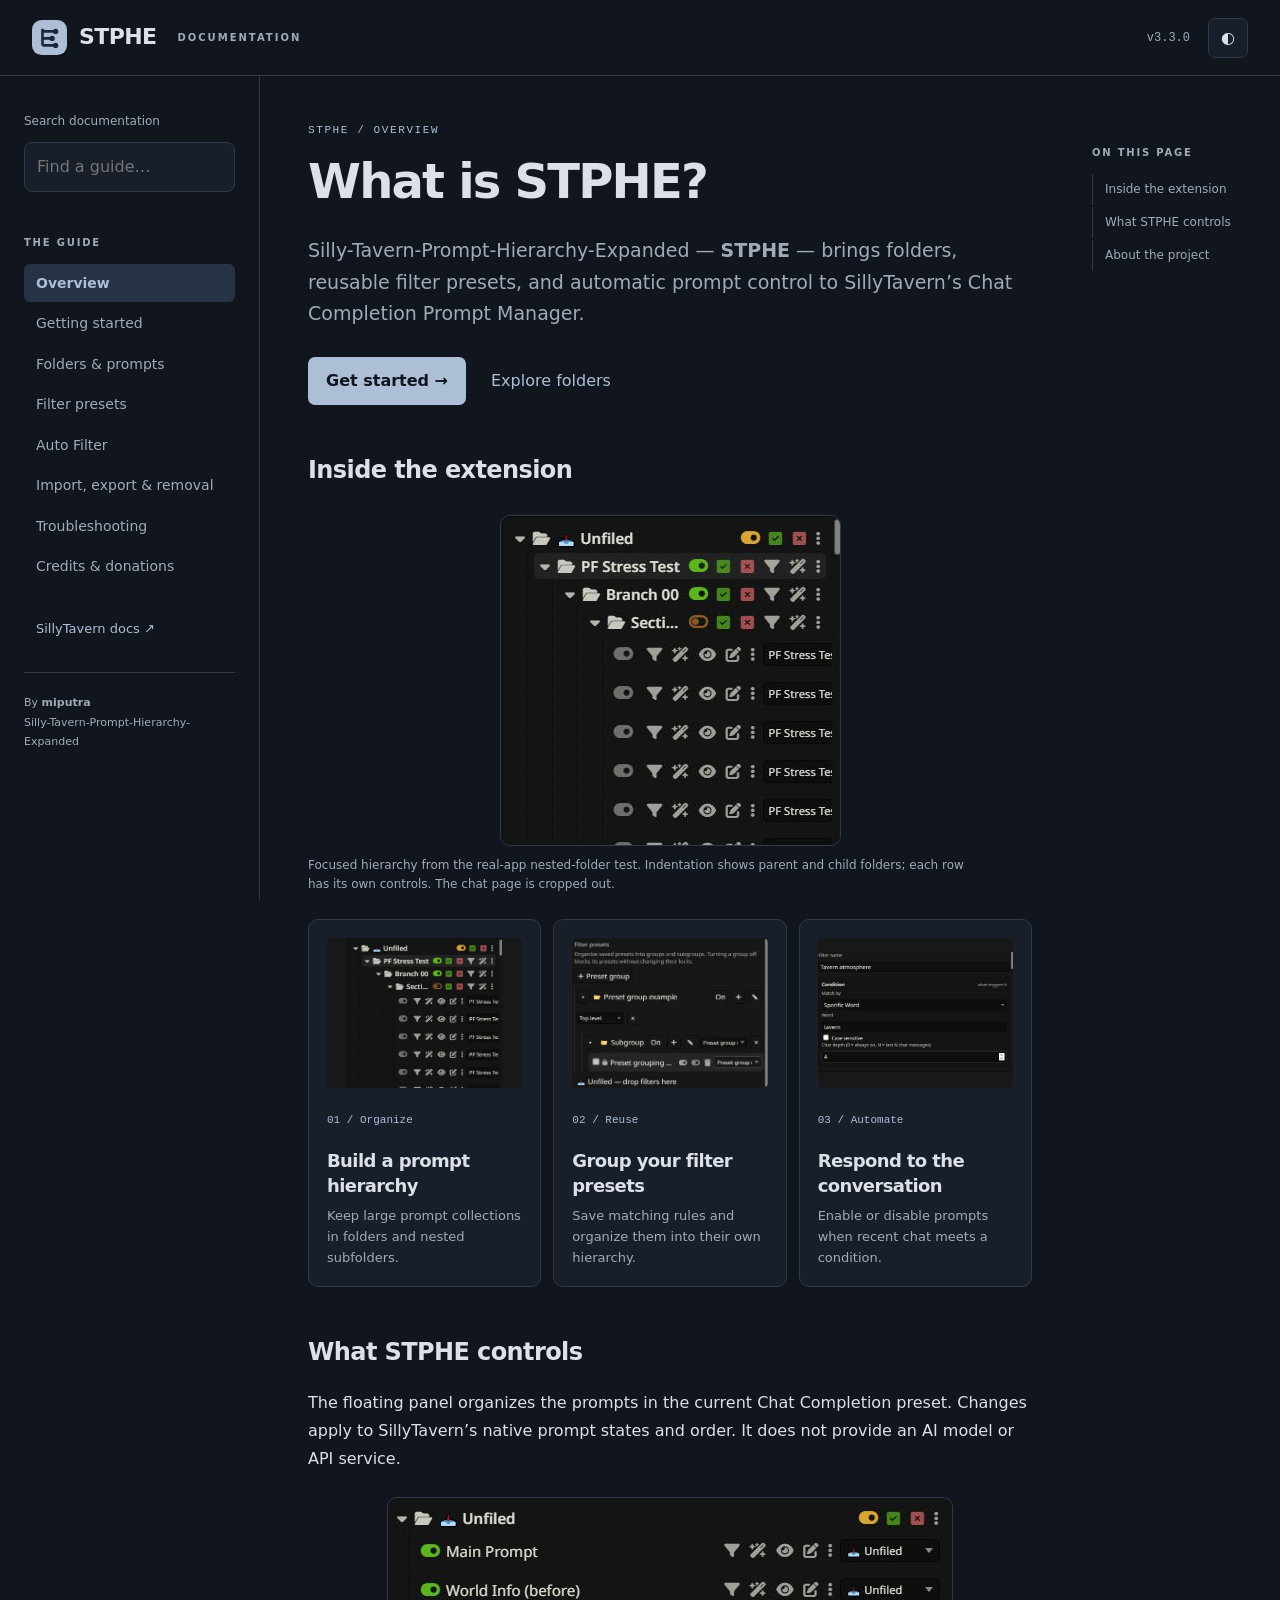
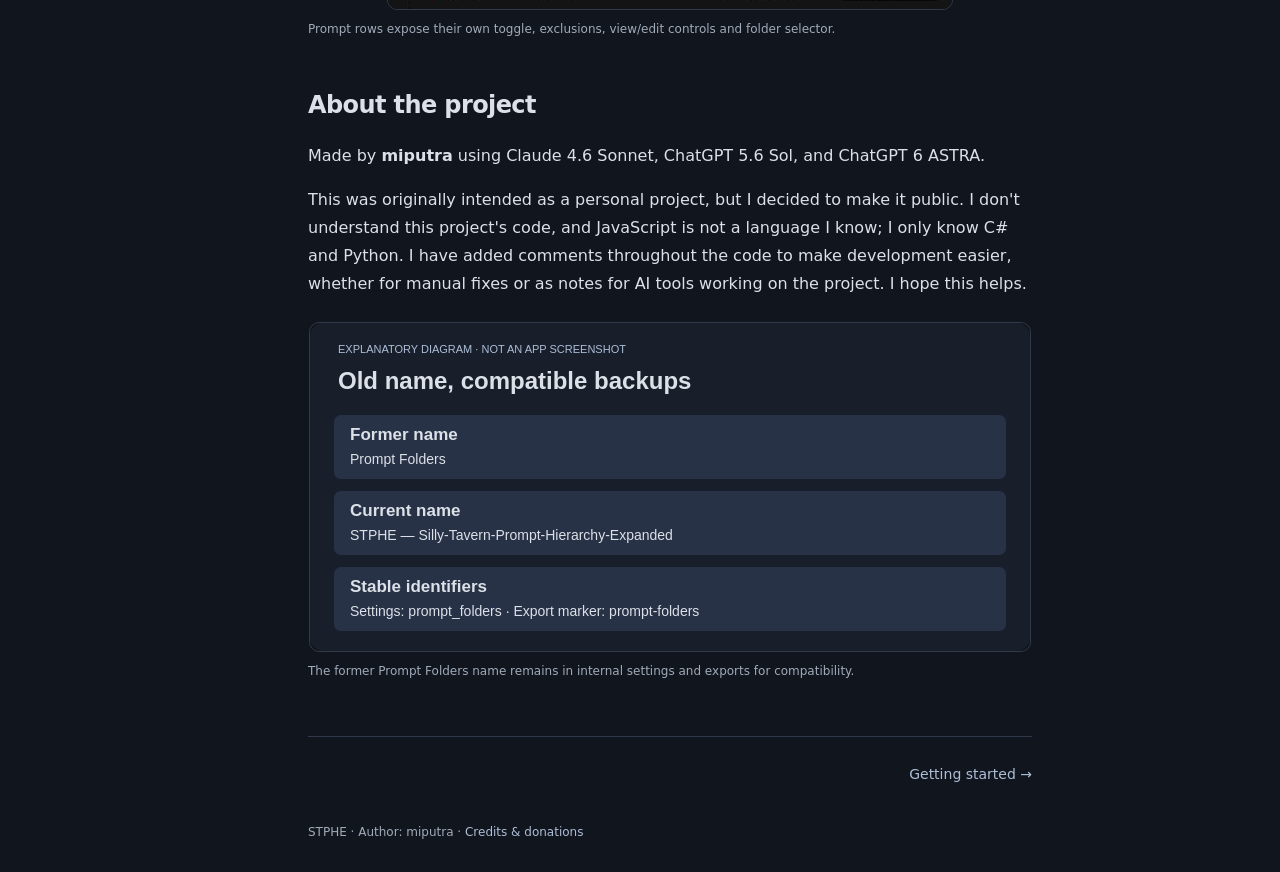
<file: docs/index.html>
<!doctype html>
<html lang="en">

<head>
    <meta charset="utf-8">
    <meta name="viewport" content="width=device-width,initial-scale=1">
    <meta name="description" content="What is STPHE? — STPHE documentation by miputra.">
    <title>Overview · STPHE</title>
    <link rel="icon" href="assets/icon.svg" type="image/svg+xml">
    <link rel="stylesheet" href="assets/site.css">
    <script src="assets/site.js" defer></script>
</head>

<body><a class="skip" href="#main">Skip to content</a>
    <header><a class="brand" href="index.html"><img src="assets/icon.svg" alt="">STPHE <span>DOCUMENTATION</span></a>
        <div class="header-right"><span class="version">v3.3.0</span><button id="theme"
                aria-label="Toggle color theme">◐</button><button id="menu" aria-label="Toggle navigation"
                aria-expanded="false">☰</button></div>
    </header>
    <div class="layout">
        <aside class="sidebar" id="navigation"><label for="search">Search documentation</label><input id="search"
                type="search" placeholder="Find a guide…" autocomplete="off">
            <div id="results" aria-live="polite"></div>
            <p class="nav-label">THE GUIDE</p>
            <nav aria-label="Documentation"><a href="index.html" aria-current="page">Overview</a><a
                    href="getting-started.html">Getting started</a><a href="folders.html">Folders &amp; prompts</a><a
                    href="presets.html">Filter presets</a><a href="auto-filter.html">Auto Filter</a><a
                    href="backups.html">Import, export &amp; removal</a><a
                    href="troubleshooting.html">Troubleshooting</a><a href="credits.html">Credits &amp; donations</a>
            </nav><a class="upstream" href="https://docs.sillytavern.app/">SillyTavern docs ↗</a>
            <div class="sidebar-foot">By <strong>miputra</strong><br>Silly-Tavern-Prompt-Hierarchy-Expanded</div>
        </aside>
        <main id="main">
            <div class="eyebrow">STPHE / Overview</div>
            <h1>What is STPHE?</h1>
            <p class="lead">Silly-Tavern-Prompt-Hierarchy-Expanded — <strong>STPHE</strong> — brings folders, reusable
                filter presets, and automatic prompt control to SillyTavern’s Chat Completion Prompt Manager.</p>
            <div class="hero-actions"><a class="primary" href="getting-started.html">Get started →</a><a
                    href="folders.html">Explore folders</a></div>
            <h2 id="screenshots">Inside the extension</h2>
            <figure><a href="assets/hierarchy.png"><img src="assets/hierarchy.png"
                        alt="Focused hierarchy from the real-app nested-folder test. Indentation shows parent and child folders; each row has its own controls. The chat page is cropped out."
                        loading="lazy"></a>
                <figcaption>Focused hierarchy from the real-app nested-folder test. Indentation shows parent and child
                    folders; each row has its own controls. The chat page is cropped out.</figcaption>
            </figure>
            <div class="cards"><a href="folders.html"><img class="card-preview" src="assets/hierarchy.png"
                        alt="Nested prompt folders" loading="lazy"><b>01 / Organize</b>
                    <h2>Build a prompt hierarchy</h2>
                    <p>Keep large prompt collections in folders and nested subfolders.</p>
                </a><a href="presets.html"><img class="card-preview" src="assets/preset-hierarchy.png"
                        alt="Saved preset inside a subgroup" loading="lazy"><b>02 / Reuse</b>
                    <h2>Group your filter presets</h2>
                    <p>Save matching rules and organize them into their own hierarchy.</p>
                </a><a href="auto-filter.html"><img class="card-preview" src="assets/auto-condition.png"
                        alt="Auto Filter word condition and chat depth" loading="lazy"><b>03 / Automate</b>
                    <h2>Respond to the conversation</h2>
                    <p>Enable or disable prompts when recent chat meets a condition.</p>
                </a></div>
            <h2 id="what-it-controls">What STPHE controls</h2>
            <p>The floating panel organizes the prompts in the current Chat Completion preset. Changes apply to
                SillyTavern’s native prompt states and order. It does not provide an AI model or API service.</p>
            <figure><a href="assets/prompt-controls.png"><img src="assets/prompt-controls.png"
                        alt="Prompt rows expose their own toggle, exclusions, view/edit controls and folder selector."
                        loading="lazy"></a>
                <figcaption>Prompt rows expose their own toggle, exclusions, view/edit controls and folder selector.
                </figcaption>
            </figure>
            <h2 id="project">About the project</h2>
            <p>Made by <strong>miputra</strong> using Claude 4.6 Sonnet, ChatGPT 5.6 Sol, and ChatGPT 6 ASTRA.</p>
            <p> This was originally intended as a personal project, but I decided to make it public. I don't understand this project's code, and JavaScript is not a language I know; I only know C# and Python.

I have added comments throughout the code to make development easier, whether for manual fixes or as notes for AI tools working on the project. I hope this helps.</p>
            <figure><a href="assets/backup-compatibility.svg"><img src="assets/backup-compatibility.svg"
                        alt="The former Prompt Folders name remains in internal settings and exports for compatibility."
                        loading="lazy"></a>
                <figcaption>The former Prompt Folders name remains in internal settings and exports for compatibility.
                </figcaption>
            </figure>
            <div class="page-nav"><span></span><a href="getting-started.html">Getting started →</a></div>
            <footer>STPHE · Author: miputra · <a href="credits.html">Credits & donations</a></footer>
        </main>
        <aside class="toc">
            <p class="nav-label">ON THIS PAGE</p>
            <nav aria-label="On this page"><a href="#screenshots">Inside the extension</a><a
                    href="#what-it-controls">What STPHE controls</a><a href="#project">About the project</a></nav>
        </aside>
    </div>
</body>

</html>
</file>
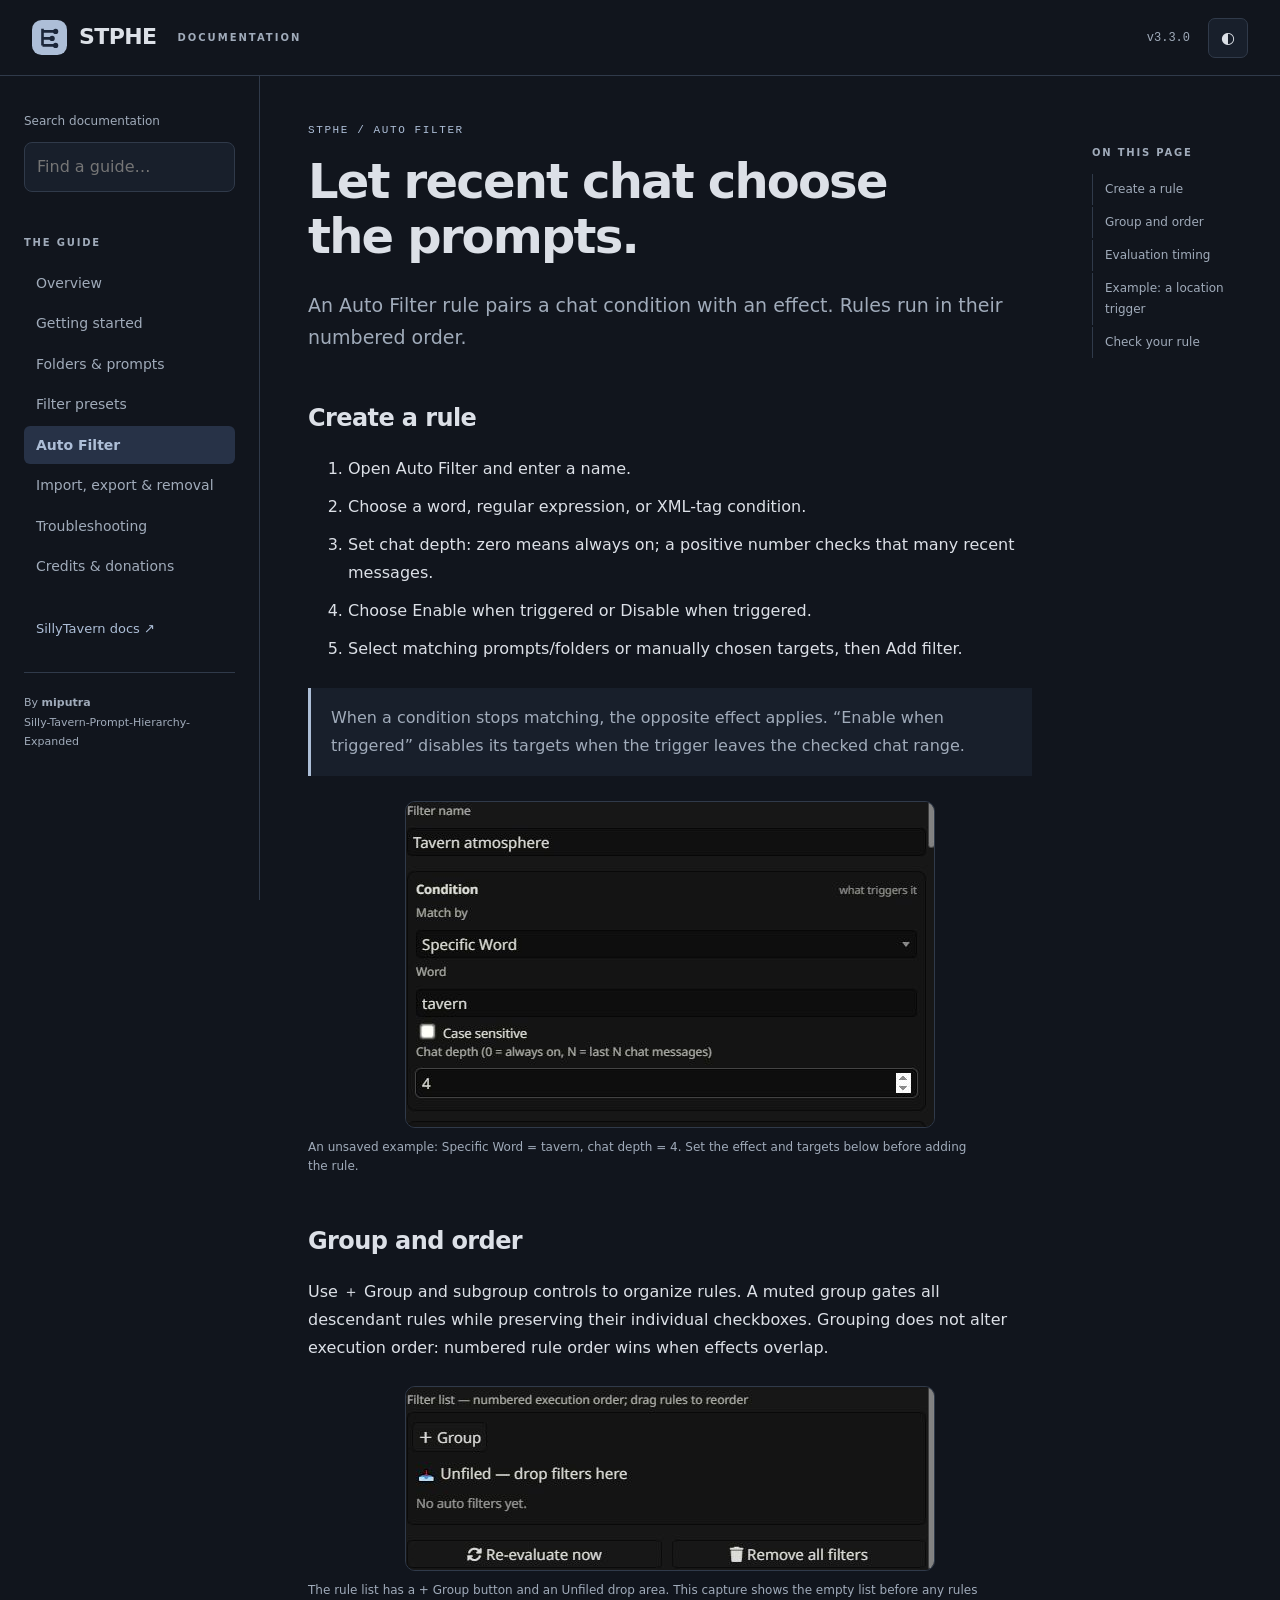
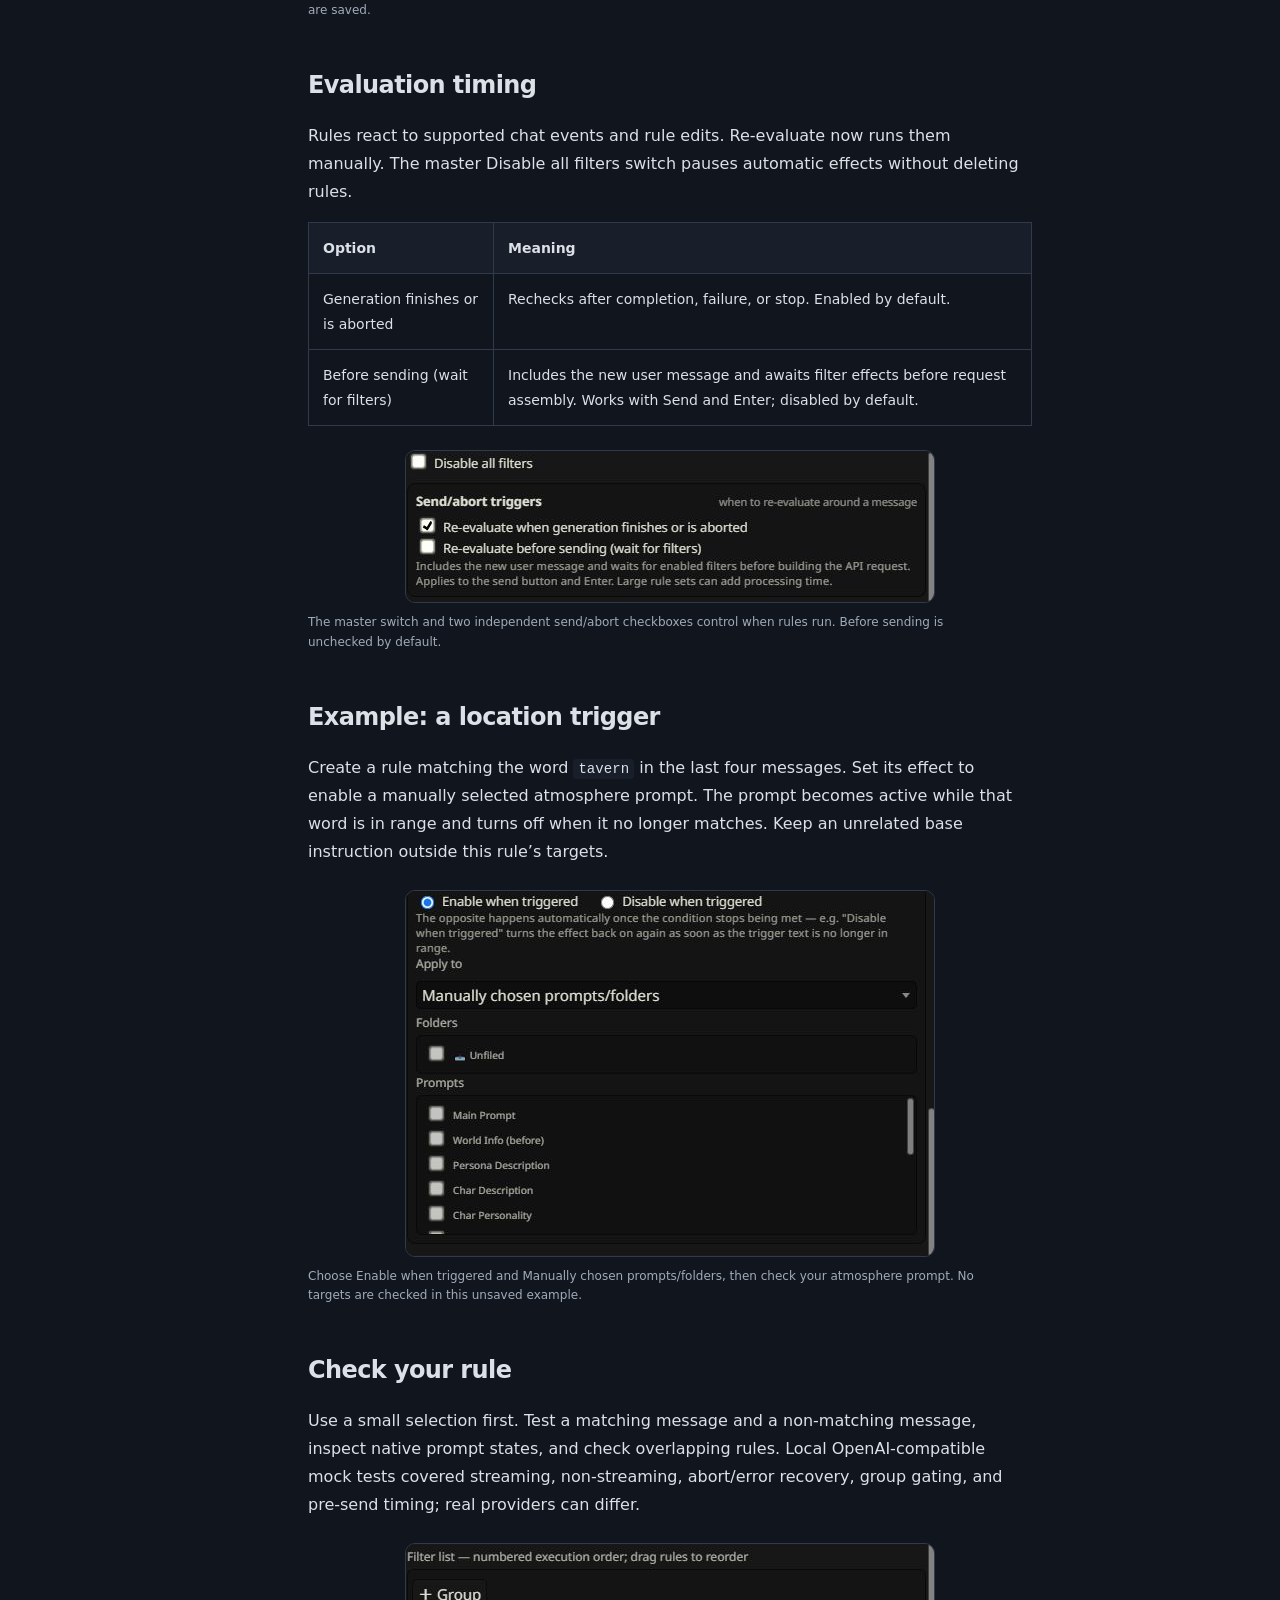
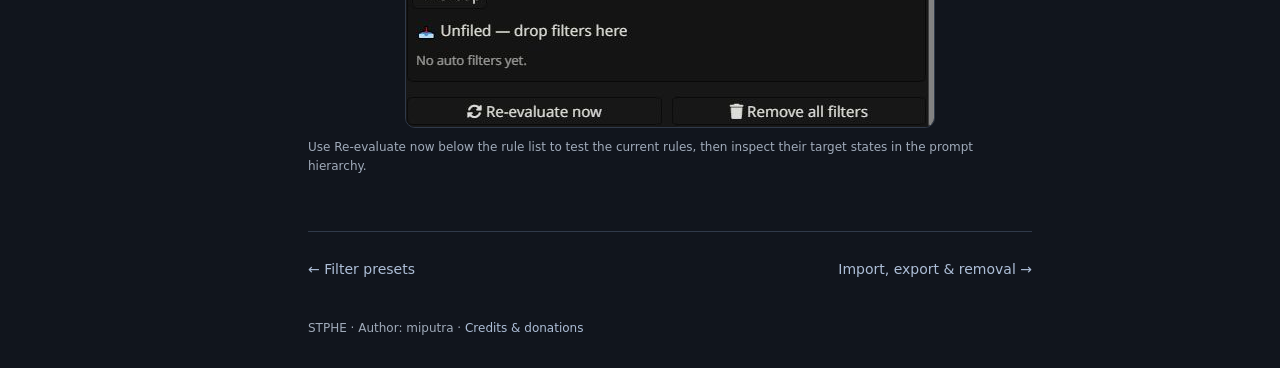
<file: docs/auto-filter.html>
<!doctype html><html lang="en"><head><meta charset="utf-8"><meta name="viewport" content="width=device-width,initial-scale=1"><meta name="description" content="Let recent chat choose the prompts. — STPHE documentation by miputra."><title>Auto Filter · STPHE</title><link rel="icon" href="assets/icon.svg" type="image/svg+xml"><link rel="stylesheet" href="assets/site.css"><script src="assets/site.js" defer></script></head><body><a class="skip" href="#main">Skip to content</a><header><a class="brand" href="index.html"><img src="assets/icon.svg" alt="">STPHE <span>DOCUMENTATION</span></a><div class="header-right"><span class="version">v3.3.0</span><button id="theme" aria-label="Toggle color theme">◐</button><button id="menu" aria-label="Toggle navigation" aria-expanded="false">☰</button></div></header><div class="layout"><aside class="sidebar" id="navigation"><label for="search">Search documentation</label><input id="search" type="search" placeholder="Find a guide…" autocomplete="off"><div id="results" aria-live="polite"></div><p class="nav-label">THE GUIDE</p><nav aria-label="Documentation"><a href="index.html">Overview</a><a href="getting-started.html">Getting started</a><a href="folders.html">Folders &amp; prompts</a><a href="presets.html">Filter presets</a><a href="auto-filter.html" aria-current="page">Auto Filter</a><a href="backups.html">Import, export &amp; removal</a><a href="troubleshooting.html">Troubleshooting</a><a href="credits.html">Credits &amp; donations</a></nav><a class="upstream" href="https://docs.sillytavern.app/">SillyTavern docs ↗</a><div class="sidebar-foot">By <strong>miputra</strong><br>Silly-Tavern-Prompt-Hierarchy-Expanded</div></aside><main id="main"><div class="eyebrow">STPHE / Auto Filter</div><h1>Let recent chat choose the prompts.</h1><p class="lead">An Auto Filter rule pairs a chat condition with an effect. Rules run in their numbered order.</p><h2 id="rule">Create a rule</h2><ol><li>Open Auto Filter and enter a name.</li><li>Choose a word, regular expression, or XML-tag condition.</li><li>Set chat depth: zero means always on; a positive number checks that many recent messages.</li><li>Choose Enable when triggered or Disable when triggered.</li><li>Select matching prompts/folders or manually chosen targets, then Add filter.</li></ol><div class="note">When a condition stops matching, the opposite effect applies. “Enable when triggered” disables its targets when the trigger leaves the checked chat range.</div>
<figure><a href="assets/auto-condition.png"><img src="assets/auto-condition.png" alt="An unsaved example: Specific Word = tavern, chat depth = 4. Set the effect and targets below before adding the rule." loading="lazy"></a><figcaption>An unsaved example: Specific Word = tavern, chat depth = 4. Set the effect and targets below before adding the rule.</figcaption></figure>
<h2 id="groups">Group and order</h2><p>Use ＋ Group and subgroup controls to organize rules. A muted group gates all descendant rules while preserving their individual checkboxes. Grouping does not alter execution order: numbered rule order wins when effects overlap.</p>
<figure><a href="assets/auto-groups.png"><img src="assets/auto-groups.png" alt="The rule list has a + Group button and an Unfiled drop area. This capture shows the empty list before any rules are saved." loading="lazy"></a><figcaption>The rule list has a + Group button and an Unfiled drop area. This capture shows the empty list before any rules are saved.</figcaption></figure>
<h2 id="timing">Evaluation timing</h2><p>Rules react to supported chat events and rule edits. Re-evaluate now runs them manually. The master Disable all filters switch pauses automatic effects without deleting rules.</p><table><tr><th>Option</th><th>Meaning</th></tr><tr><td>Generation finishes or is aborted</td><td>Rechecks after completion, failure, or stop. Enabled by default.</td></tr><tr><td>Before sending (wait for filters)</td><td>Includes the new user message and awaits filter effects before request assembly. Works with Send and Enter; disabled by default.</td></tr></table>
<figure><a href="assets/auto-timing.png"><img src="assets/auto-timing.png" alt="The master switch and two independent send/abort checkboxes control when rules run. Before sending is unchecked by default." loading="lazy"></a><figcaption>The master switch and two independent send/abort checkboxes control when rules run. Before sending is unchecked by default.</figcaption></figure>
<h2 id="example">Example: a location trigger</h2><p>Create a rule matching the word <code>tavern</code> in the last four messages. Set its effect to enable a manually selected atmosphere prompt. The prompt becomes active while that word is in range and turns off when it no longer matches. Keep an unrelated base instruction outside this rule’s targets.</p>
<figure><a href="assets/auto-effect.png"><img src="assets/auto-effect.png" alt="Choose Enable when triggered and Manually chosen prompts/folders, then check your atmosphere prompt. No targets are checked in this unsaved example." loading="lazy"></a><figcaption>Choose Enable when triggered and Manually chosen prompts/folders, then check your atmosphere prompt. No targets are checked in this unsaved example.</figcaption></figure>
<h2 id="test">Check your rule</h2><p>Use a small selection first. Test a matching message and a non-matching message, inspect native prompt states, and check overlapping rules. Local OpenAI-compatible mock tests covered streaming, non-streaming, abort/error recovery, group gating, and pre-send timing; real providers can differ.</p>
<figure><a href="assets/auto-groups.png"><img src="assets/auto-groups.png" alt="Use Re-evaluate now below the rule list to test the current rules, then inspect their target states in the prompt hierarchy." loading="lazy"></a><figcaption>Use Re-evaluate now below the rule list to test the current rules, then inspect their target states in the prompt hierarchy.</figcaption></figure>
<div class="page-nav"><a href="presets.html">← Filter presets</a><a href="backups.html">Import, export & removal →</a></div><footer>STPHE · Author: miputra · <a href="credits.html">Credits & donations</a></footer></main><aside class="toc"><p class="nav-label">ON THIS PAGE</p><nav aria-label="On this page"><a href="#rule">Create a rule</a><a href="#groups">Group and order</a><a href="#timing">Evaluation timing</a><a href="#example">Example: a location trigger</a><a href="#test">Check your rule</a></nav></aside></div></body></html>
</file>
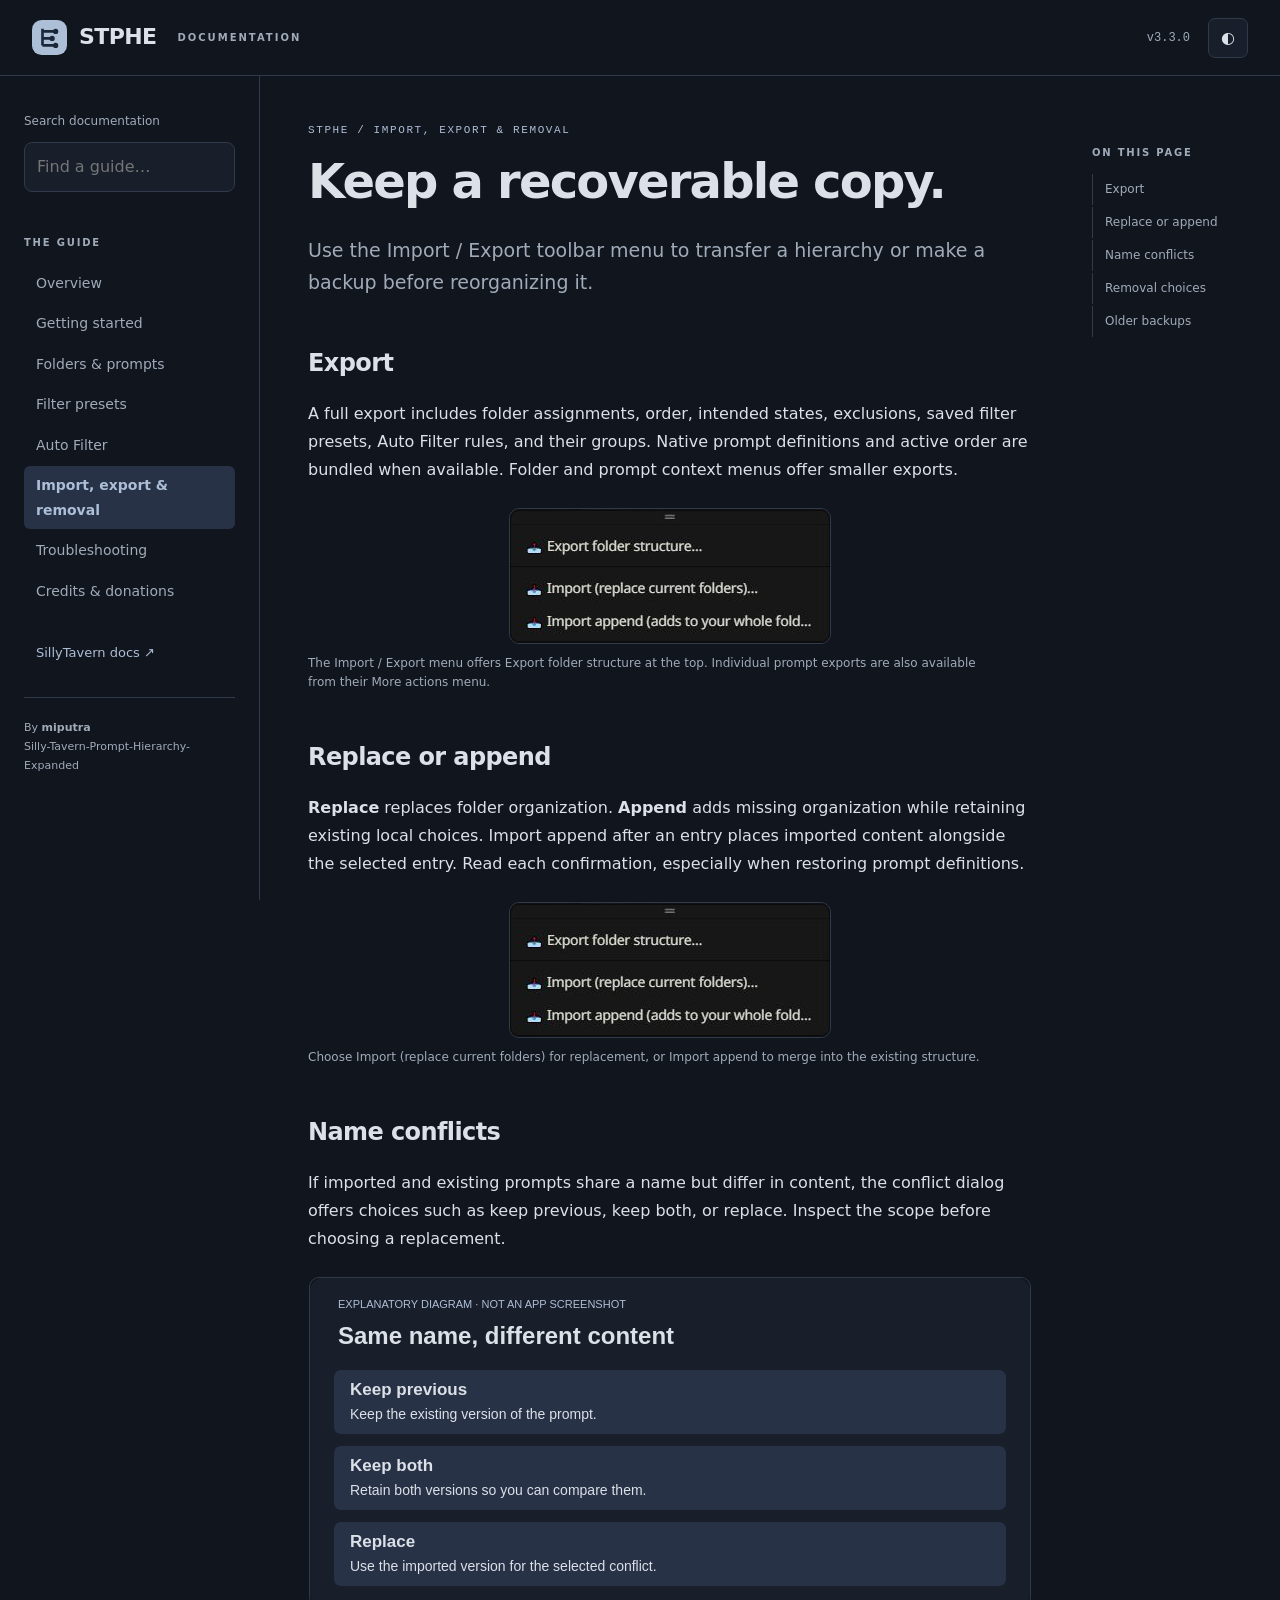
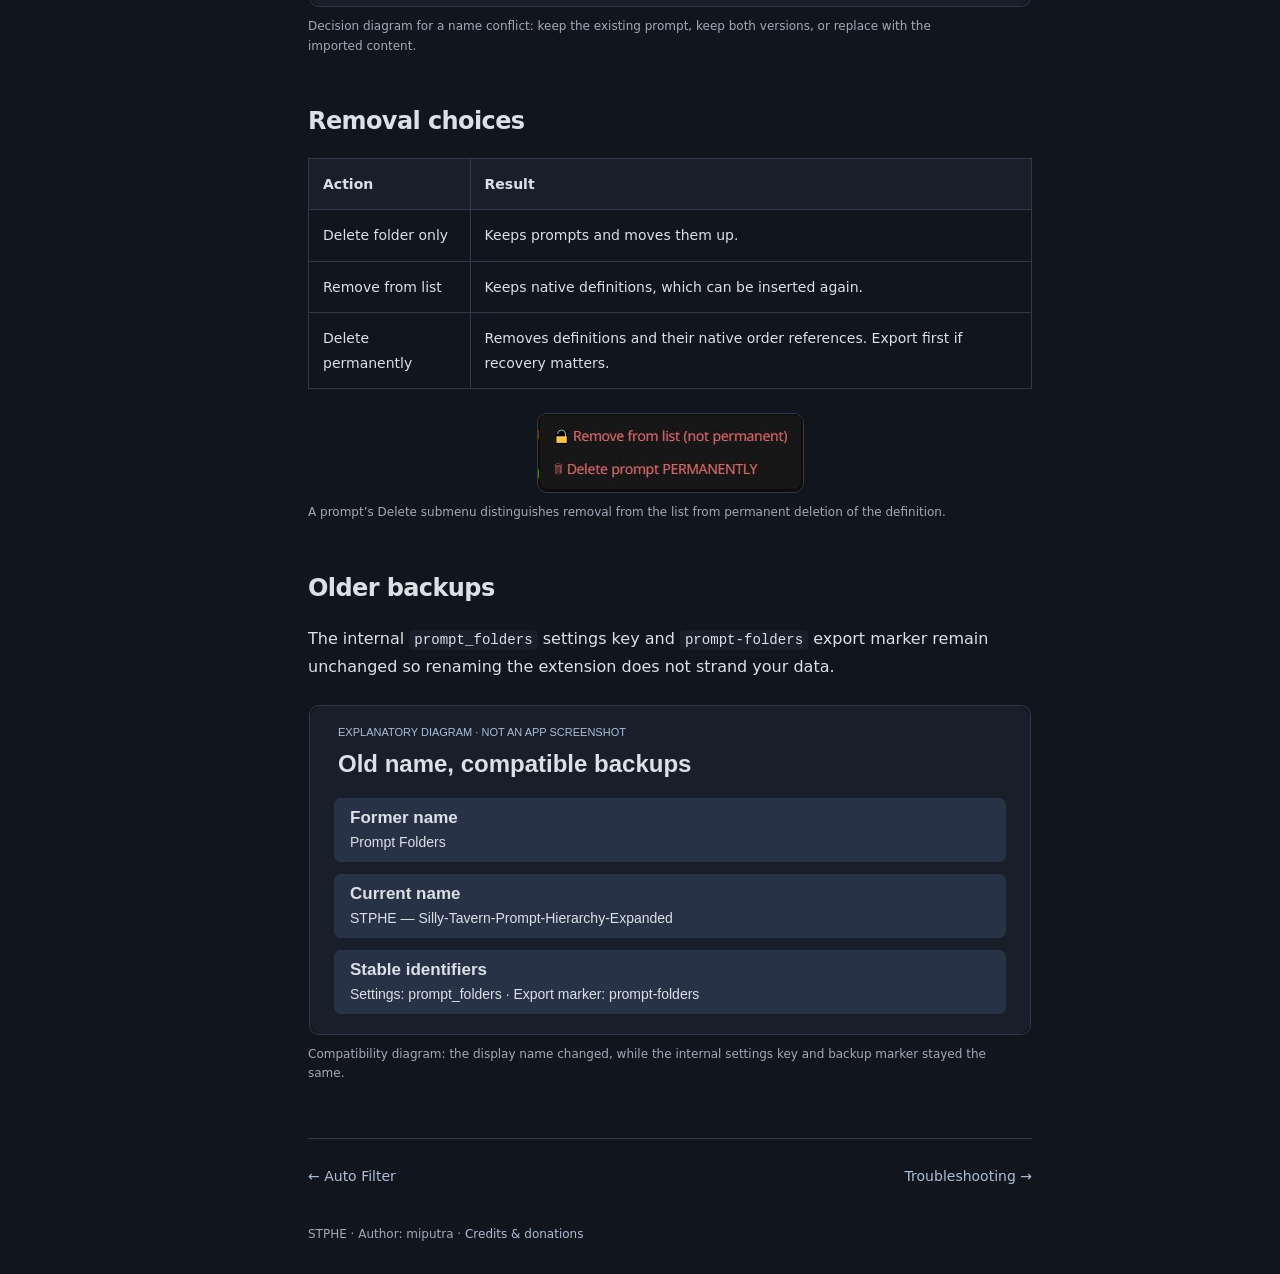
<file: docs/backups.html>
<!doctype html><html lang="en"><head><meta charset="utf-8"><meta name="viewport" content="width=device-width,initial-scale=1"><meta name="description" content="Keep a recoverable copy. — STPHE documentation by miputra."><title>Import, export &amp; removal · STPHE</title><link rel="icon" href="assets/icon.svg" type="image/svg+xml"><link rel="stylesheet" href="assets/site.css"><script src="assets/site.js" defer></script></head><body><a class="skip" href="#main">Skip to content</a><header><a class="brand" href="index.html"><img src="assets/icon.svg" alt="">STPHE <span>DOCUMENTATION</span></a><div class="header-right"><span class="version">v3.3.0</span><button id="theme" aria-label="Toggle color theme">◐</button><button id="menu" aria-label="Toggle navigation" aria-expanded="false">☰</button></div></header><div class="layout"><aside class="sidebar" id="navigation"><label for="search">Search documentation</label><input id="search" type="search" placeholder="Find a guide…" autocomplete="off"><div id="results" aria-live="polite"></div><p class="nav-label">THE GUIDE</p><nav aria-label="Documentation"><a href="index.html">Overview</a><a href="getting-started.html">Getting started</a><a href="folders.html">Folders &amp; prompts</a><a href="presets.html">Filter presets</a><a href="auto-filter.html">Auto Filter</a><a href="backups.html" aria-current="page">Import, export &amp; removal</a><a href="troubleshooting.html">Troubleshooting</a><a href="credits.html">Credits &amp; donations</a></nav><a class="upstream" href="https://docs.sillytavern.app/">SillyTavern docs ↗</a><div class="sidebar-foot">By <strong>miputra</strong><br>Silly-Tavern-Prompt-Hierarchy-Expanded</div></aside><main id="main"><div class="eyebrow">STPHE / Import, export &amp; removal</div><h1>Keep a recoverable copy.</h1><p class="lead">Use the Import / Export toolbar menu to transfer a hierarchy or make a backup before reorganizing it.</p><h2 id="export">Export</h2><p>A full export includes folder assignments, order, intended states, exclusions, saved filter presets, Auto Filter rules, and their groups. Native prompt definitions and active order are bundled when available. Folder and prompt context menus offer smaller exports.</p>
<figure><a href="assets/import-export.png"><img src="assets/import-export.png" alt="The Import / Export menu offers Export folder structure at the top. Individual prompt exports are also available from their More actions menu." loading="lazy"></a><figcaption>The Import / Export menu offers Export folder structure at the top. Individual prompt exports are also available from their More actions menu.</figcaption></figure>
<h2 id="import">Replace or append</h2><p><strong>Replace</strong> replaces folder organization. <strong>Append</strong> adds missing organization while retaining existing local choices. Import append after an entry places imported content alongside the selected entry. Read each confirmation, especially when restoring prompt definitions.</p>
<figure><a href="assets/import-export.png"><img src="assets/import-export.png" alt="Choose Import (replace current folders) for replacement, or Import append to merge into the existing structure." loading="lazy"></a><figcaption>Choose Import (replace current folders) for replacement, or Import append to merge into the existing structure.</figcaption></figure>
<h2 id="conflicts">Name conflicts</h2><p>If imported and existing prompts share a name but differ in content, the conflict dialog offers choices such as keep previous, keep both, or replace. Inspect the scope before choosing a replacement.</p>
<figure><a href="assets/import-conflicts.svg"><img src="assets/import-conflicts.svg" alt="Decision diagram for a name conflict: keep the existing prompt, keep both versions, or replace with the imported content." loading="lazy"></a><figcaption>Decision diagram for a name conflict: keep the existing prompt, keep both versions, or replace with the imported content.</figcaption></figure>
<h2 id="remove">Removal choices</h2><table><tr><th>Action</th><th>Result</th></tr><tr><td>Delete folder only</td><td>Keeps prompts and moves them up.</td></tr><tr><td>Remove from list</td><td>Keeps native definitions, which can be inserted again.</td></tr><tr><td>Delete permanently</td><td>Removes definitions and their native order references. Export first if recovery matters.</td></tr></table>
<figure><a href="assets/removal-choices.png"><img src="assets/removal-choices.png" alt="A prompt’s Delete submenu distinguishes removal from the list from permanent deletion of the definition." loading="lazy"></a><figcaption>A prompt’s Delete submenu distinguishes removal from the list from permanent deletion of the definition.</figcaption></figure>
<h2 id="legacy">Older backups</h2><p>The internal <code>prompt_folders</code> settings key and <code>prompt-folders</code> export marker remain unchanged so renaming the extension does not strand your data.</p>
<figure><a href="assets/backup-compatibility.svg"><img src="assets/backup-compatibility.svg" alt="Compatibility diagram: the display name changed, while the internal settings key and backup marker stayed the same." loading="lazy"></a><figcaption>Compatibility diagram: the display name changed, while the internal settings key and backup marker stayed the same.</figcaption></figure>
<div class="page-nav"><a href="auto-filter.html">← Auto Filter</a><a href="troubleshooting.html">Troubleshooting →</a></div><footer>STPHE · Author: miputra · <a href="credits.html">Credits & donations</a></footer></main><aside class="toc"><p class="nav-label">ON THIS PAGE</p><nav aria-label="On this page"><a href="#export">Export</a><a href="#import">Replace or append</a><a href="#conflicts">Name conflicts</a><a href="#remove">Removal choices</a><a href="#legacy">Older backups</a></nav></aside></div></body></html>
</file>
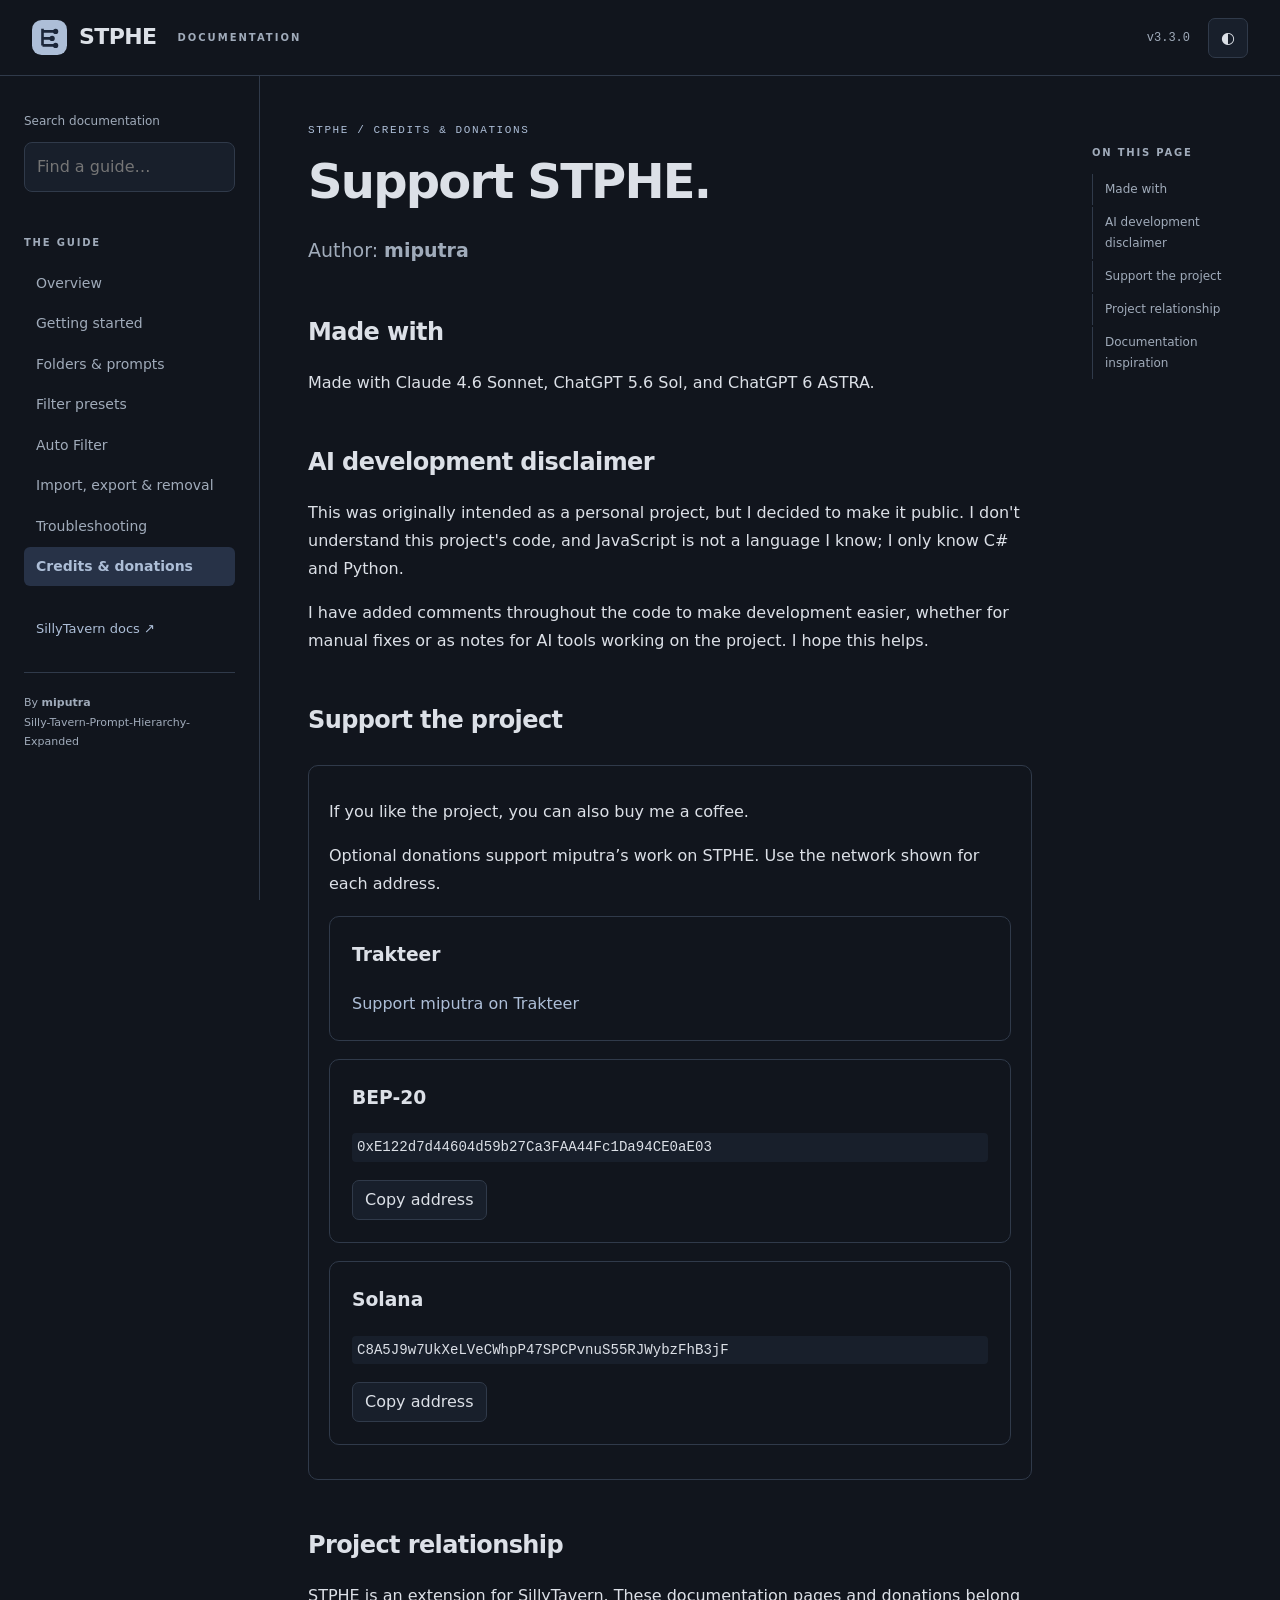
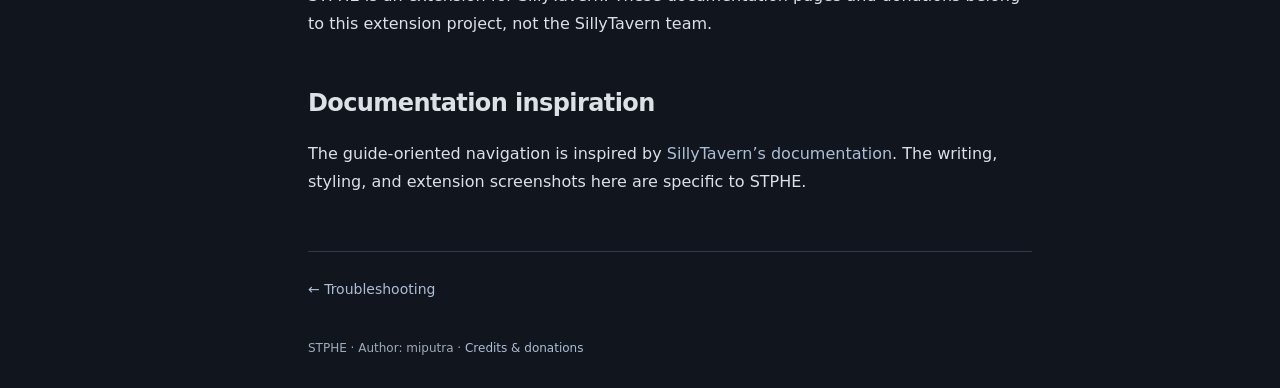
<file: docs/credits.html>
<!doctype html><html lang="en"><head><meta charset="utf-8"><meta name="viewport" content="width=device-width,initial-scale=1"><meta name="description" content="Support STPHE. — STPHE documentation by miputra."><title>Credits &amp; donations · STPHE</title><link rel="icon" href="assets/icon.svg" type="image/svg+xml"><link rel="stylesheet" href="assets/site.css"><script src="assets/site.js" defer></script></head><body><a class="skip" href="#main">Skip to content</a><header><a class="brand" href="index.html"><img src="assets/icon.svg" alt="">STPHE <span>DOCUMENTATION</span></a><div class="header-right"><span class="version">v3.3.0</span><button id="theme" aria-label="Toggle color theme">◐</button><button id="menu" aria-label="Toggle navigation" aria-expanded="false">☰</button></div></header><div class="layout"><aside class="sidebar" id="navigation"><label for="search">Search documentation</label><input id="search" type="search" placeholder="Find a guide…" autocomplete="off"><div id="results" aria-live="polite"></div><p class="nav-label">THE GUIDE</p><nav aria-label="Documentation"><a href="index.html">Overview</a><a href="getting-started.html">Getting started</a><a href="folders.html">Folders &amp; prompts</a><a href="presets.html">Filter presets</a><a href="auto-filter.html">Auto Filter</a><a href="backups.html">Import, export &amp; removal</a><a href="troubleshooting.html">Troubleshooting</a><a href="credits.html" aria-current="page">Credits &amp; donations</a></nav><a class="upstream" href="https://docs.sillytavern.app/">SillyTavern docs ↗</a><div class="sidebar-foot">By <strong>miputra</strong><br>Silly-Tavern-Prompt-Hierarchy-Expanded</div></aside><main id="main"><div class="eyebrow">STPHE / Credits &amp; donations</div><h1>Support STPHE.</h1><p class="lead">Author: <strong>miputra</strong></p><h2 id="made-with">Made with</h2><p>Made with Claude 4.6 Sonnet, ChatGPT 5.6 Sol, and ChatGPT 6 ASTRA.</p><h2 id="ai-disclaimer">AI development disclaimer</h2><p>This was originally intended as a personal project, but I decided to make it public. I don&#x27;t understand this project&#x27;s code, and JavaScript is not a language I know; I only know C# and Python.</p><p>I have added comments throughout the code to make development easier, whether for manual fixes or as notes for AI tools working on the project. I hope this helps.</p><h2 id="donate">Support the project</h2><section class="support" aria-labelledby="donate"><p>If you like the project, you can also buy me a coffee.</p><p>Optional donations support miputra’s work on STPHE. Use the network shown for each address.</p><div class="donation"><h3>Trakteer</h3><a href="https://trakteer.id/miputra?quantity=1">Support miputra on Trakteer</a></div><div class="donation"><h3>BEP-20</h3><code id="bep">0xE122d7d44604d59b27Ca3FAA44Fc1Da94CE0aE03</code><button data-copy="bep">Copy address</button></div><div class="donation"><h3>Solana</h3><code id="sol">C8A5J9w7UkXeLVeCWhpP47SPCPvnuS55RJWybzFhB3jF</code><button data-copy="sol">Copy address</button></div><p id="copy-status" role="status"></p></section><h2 id="relationship">Project relationship</h2><p>STPHE is an extension for SillyTavern. These documentation pages and donations belong to this extension project, not the SillyTavern team.</p><h2 id="inspiration">Documentation inspiration</h2><p>The guide-oriented navigation is inspired by <a href="https://docs.sillytavern.app/">SillyTavern’s documentation</a>. The writing, styling, and extension screenshots here are specific to STPHE.</p><div class="page-nav"><a href="troubleshooting.html">← Troubleshooting</a><span></span></div><footer>STPHE · Author: miputra · <a href="credits.html">Credits & donations</a></footer></main><aside class="toc"><p class="nav-label">ON THIS PAGE</p><nav aria-label="On this page"><a href="#made-with">Made with</a><a href="#ai-disclaimer">AI development disclaimer</a><a href="#donate">Support the project</a><a href="#relationship">Project relationship</a><a href="#inspiration">Documentation inspiration</a></nav></aside></div></body></html>
</file>
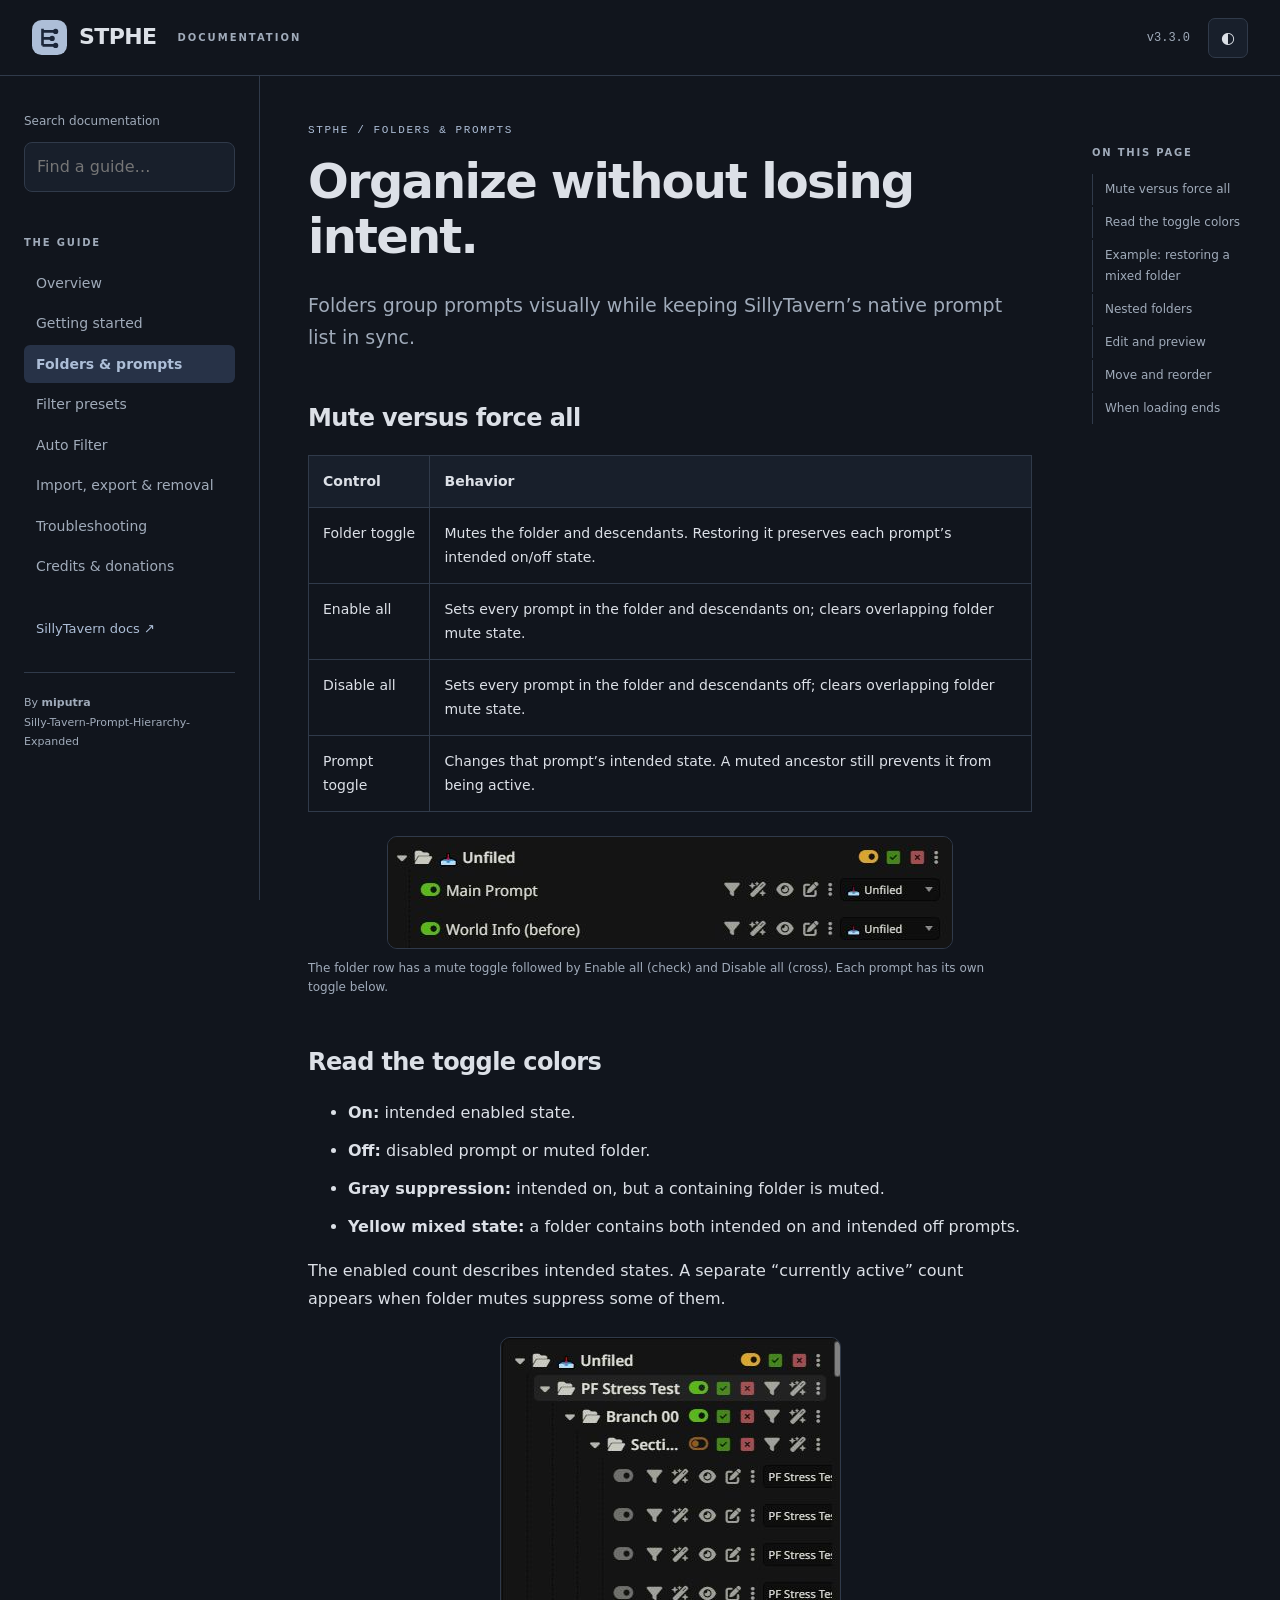
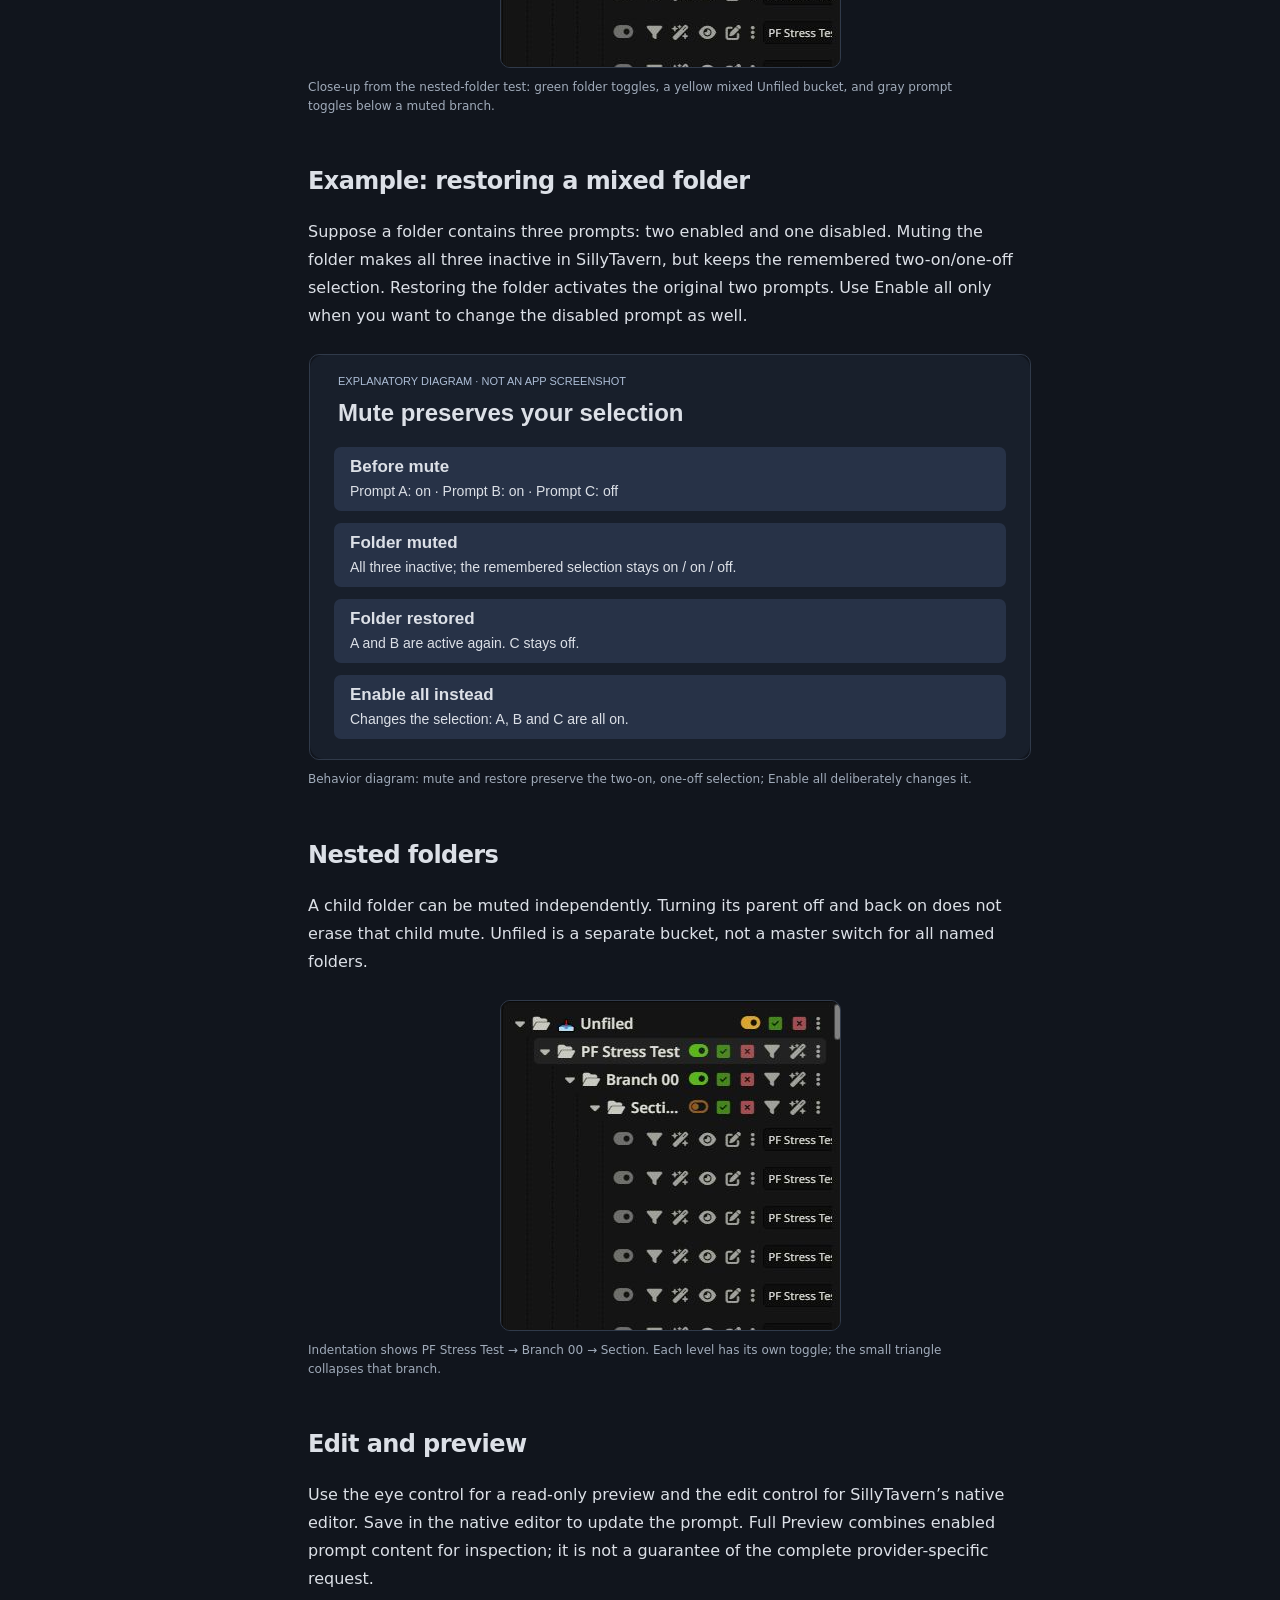
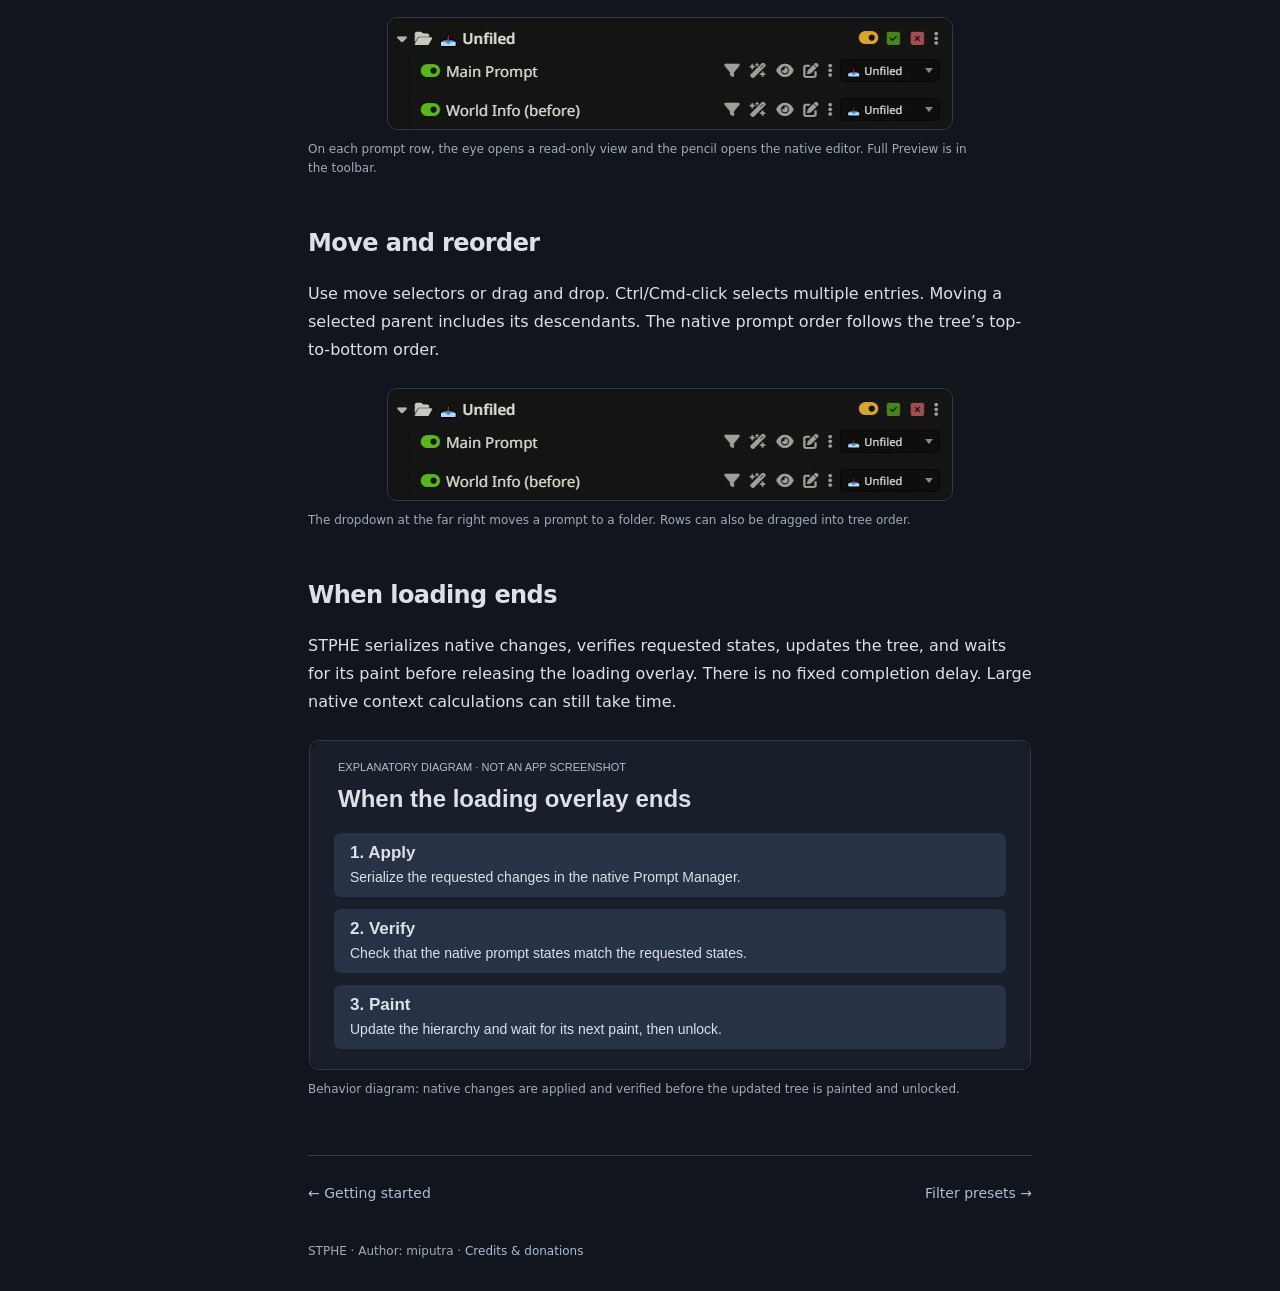
<file: docs/folders.html>
<!doctype html><html lang="en"><head><meta charset="utf-8"><meta name="viewport" content="width=device-width,initial-scale=1"><meta name="description" content="Organize without losing intent. — STPHE documentation by miputra."><title>Folders &amp; prompts · STPHE</title><link rel="icon" href="assets/icon.svg" type="image/svg+xml"><link rel="stylesheet" href="assets/site.css"><script src="assets/site.js" defer></script></head><body><a class="skip" href="#main">Skip to content</a><header><a class="brand" href="index.html"><img src="assets/icon.svg" alt="">STPHE <span>DOCUMENTATION</span></a><div class="header-right"><span class="version">v3.3.0</span><button id="theme" aria-label="Toggle color theme">◐</button><button id="menu" aria-label="Toggle navigation" aria-expanded="false">☰</button></div></header><div class="layout"><aside class="sidebar" id="navigation"><label for="search">Search documentation</label><input id="search" type="search" placeholder="Find a guide…" autocomplete="off"><div id="results" aria-live="polite"></div><p class="nav-label">THE GUIDE</p><nav aria-label="Documentation"><a href="index.html">Overview</a><a href="getting-started.html">Getting started</a><a href="folders.html" aria-current="page">Folders &amp; prompts</a><a href="presets.html">Filter presets</a><a href="auto-filter.html">Auto Filter</a><a href="backups.html">Import, export &amp; removal</a><a href="troubleshooting.html">Troubleshooting</a><a href="credits.html">Credits &amp; donations</a></nav><a class="upstream" href="https://docs.sillytavern.app/">SillyTavern docs ↗</a><div class="sidebar-foot">By <strong>miputra</strong><br>Silly-Tavern-Prompt-Hierarchy-Expanded</div></aside><main id="main"><div class="eyebrow">STPHE / Folders &amp; prompts</div><h1>Organize without losing intent.</h1><p class="lead">Folders group prompts visually while keeping SillyTavern’s native prompt list in sync.</p><h2 id="mute">Mute versus force all</h2><table><thead><tr><th>Control</th><th>Behavior</th></tr></thead><tbody><tr><td>Folder toggle</td><td>Mutes the folder and descendants. Restoring it preserves each prompt’s intended on/off state.</td></tr><tr><td>Enable all</td><td>Sets every prompt in the folder and descendants on; clears overlapping folder mute state.</td></tr><tr><td>Disable all</td><td>Sets every prompt in the folder and descendants off; clears overlapping folder mute state.</td></tr><tr><td>Prompt toggle</td><td>Changes that prompt’s intended state. A muted ancestor still prevents it from being active.</td></tr></tbody></table>
<figure><a href="assets/prompt-controls.png"><img src="assets/prompt-controls.png" alt="The folder row has a mute toggle followed by Enable all (check) and Disable all (cross). Each prompt has its own toggle below." loading="lazy"></a><figcaption>The folder row has a mute toggle followed by Enable all (check) and Disable all (cross). Each prompt has its own toggle below.</figcaption></figure>
<h2 id="colors">Read the toggle colors</h2><ul><li><strong>On:</strong> intended enabled state.</li><li><strong>Off:</strong> disabled prompt or muted folder.</li><li><strong>Gray suppression:</strong> intended on, but a containing folder is muted.</li><li><strong>Yellow mixed state:</strong> a folder contains both intended on and intended off prompts.</li></ul><p>The enabled count describes intended states. A separate “currently active” count appears when folder mutes suppress some of them.</p>
<figure><a href="assets/hierarchy.png"><img src="assets/hierarchy.png" alt="Close-up from the nested-folder test: green folder toggles, a yellow mixed Unfiled bucket, and gray prompt toggles below a muted branch." loading="lazy"></a><figcaption>Close-up from the nested-folder test: green folder toggles, a yellow mixed Unfiled bucket, and gray prompt toggles below a muted branch.</figcaption></figure>
<h2 id="mute-example">Example: restoring a mixed folder</h2><p>Suppose a folder contains three prompts: two enabled and one disabled. Muting the folder makes all three inactive in SillyTavern, but keeps the remembered two-on/one-off selection. Restoring the folder activates the original two prompts. Use Enable all only when you want to change the disabled prompt as well.</p>
<figure><a href="assets/mute-restore.svg"><img src="assets/mute-restore.svg" alt="Behavior diagram: mute and restore preserve the two-on, one-off selection; Enable all deliberately changes it." loading="lazy"></a><figcaption>Behavior diagram: mute and restore preserve the two-on, one-off selection; Enable all deliberately changes it.</figcaption></figure>
<h2 id="nested">Nested folders</h2><p>A child folder can be muted independently. Turning its parent off and back on does not erase that child mute. Unfiled is a separate bucket, not a master switch for all named folders.</p>
<figure><a href="assets/hierarchy.png"><img src="assets/hierarchy.png" alt="Indentation shows PF Stress Test → Branch 00 → Section. Each level has its own toggle; the small triangle collapses that branch." loading="lazy"></a><figcaption>Indentation shows PF Stress Test → Branch 00 → Section. Each level has its own toggle; the small triangle collapses that branch.</figcaption></figure>
<h2 id="edit">Edit and preview</h2><p>Use the eye control for a read-only preview and the edit control for SillyTavern’s native editor. Save in the native editor to update the prompt. Full Preview combines enabled prompt content for inspection; it is not a guarantee of the complete provider-specific request.</p>
<figure><a href="assets/prompt-controls.png"><img src="assets/prompt-controls.png" alt="On each prompt row, the eye opens a read-only view and the pencil opens the native editor. Full Preview is in the toolbar." loading="lazy"></a><figcaption>On each prompt row, the eye opens a read-only view and the pencil opens the native editor. Full Preview is in the toolbar.</figcaption></figure>
<h2 id="order">Move and reorder</h2><p>Use move selectors or drag and drop. Ctrl/Cmd-click selects multiple entries. Moving a selected parent includes its descendants. The native prompt order follows the tree’s top-to-bottom order.</p>
<figure><a href="assets/prompt-controls.png"><img src="assets/prompt-controls.png" alt="The dropdown at the far right moves a prompt to a folder. Rows can also be dragged into tree order." loading="lazy"></a><figcaption>The dropdown at the far right moves a prompt to a folder. Rows can also be dragged into tree order.</figcaption></figure>
<h2 id="loading">When loading ends</h2><p>STPHE serializes native changes, verifies requested states, updates the tree, and waits for its paint before releasing the loading overlay. There is no fixed completion delay. Large native context calculations can still take time.</p>
<figure><a href="assets/loading-flow.svg"><img src="assets/loading-flow.svg" alt="Behavior diagram: native changes are applied and verified before the updated tree is painted and unlocked." loading="lazy"></a><figcaption>Behavior diagram: native changes are applied and verified before the updated tree is painted and unlocked.</figcaption></figure>
<div class="page-nav"><a href="getting-started.html">← Getting started</a><a href="presets.html">Filter presets →</a></div><footer>STPHE · Author: miputra · <a href="credits.html">Credits & donations</a></footer></main><aside class="toc"><p class="nav-label">ON THIS PAGE</p><nav aria-label="On this page"><a href="#mute">Mute versus force all</a><a href="#colors">Read the toggle colors</a><a href="#mute-example">Example: restoring a mixed folder</a><a href="#nested">Nested folders</a><a href="#edit">Edit and preview</a><a href="#order">Move and reorder</a><a href="#loading">When loading ends</a></nav></aside></div></body></html>
</file>
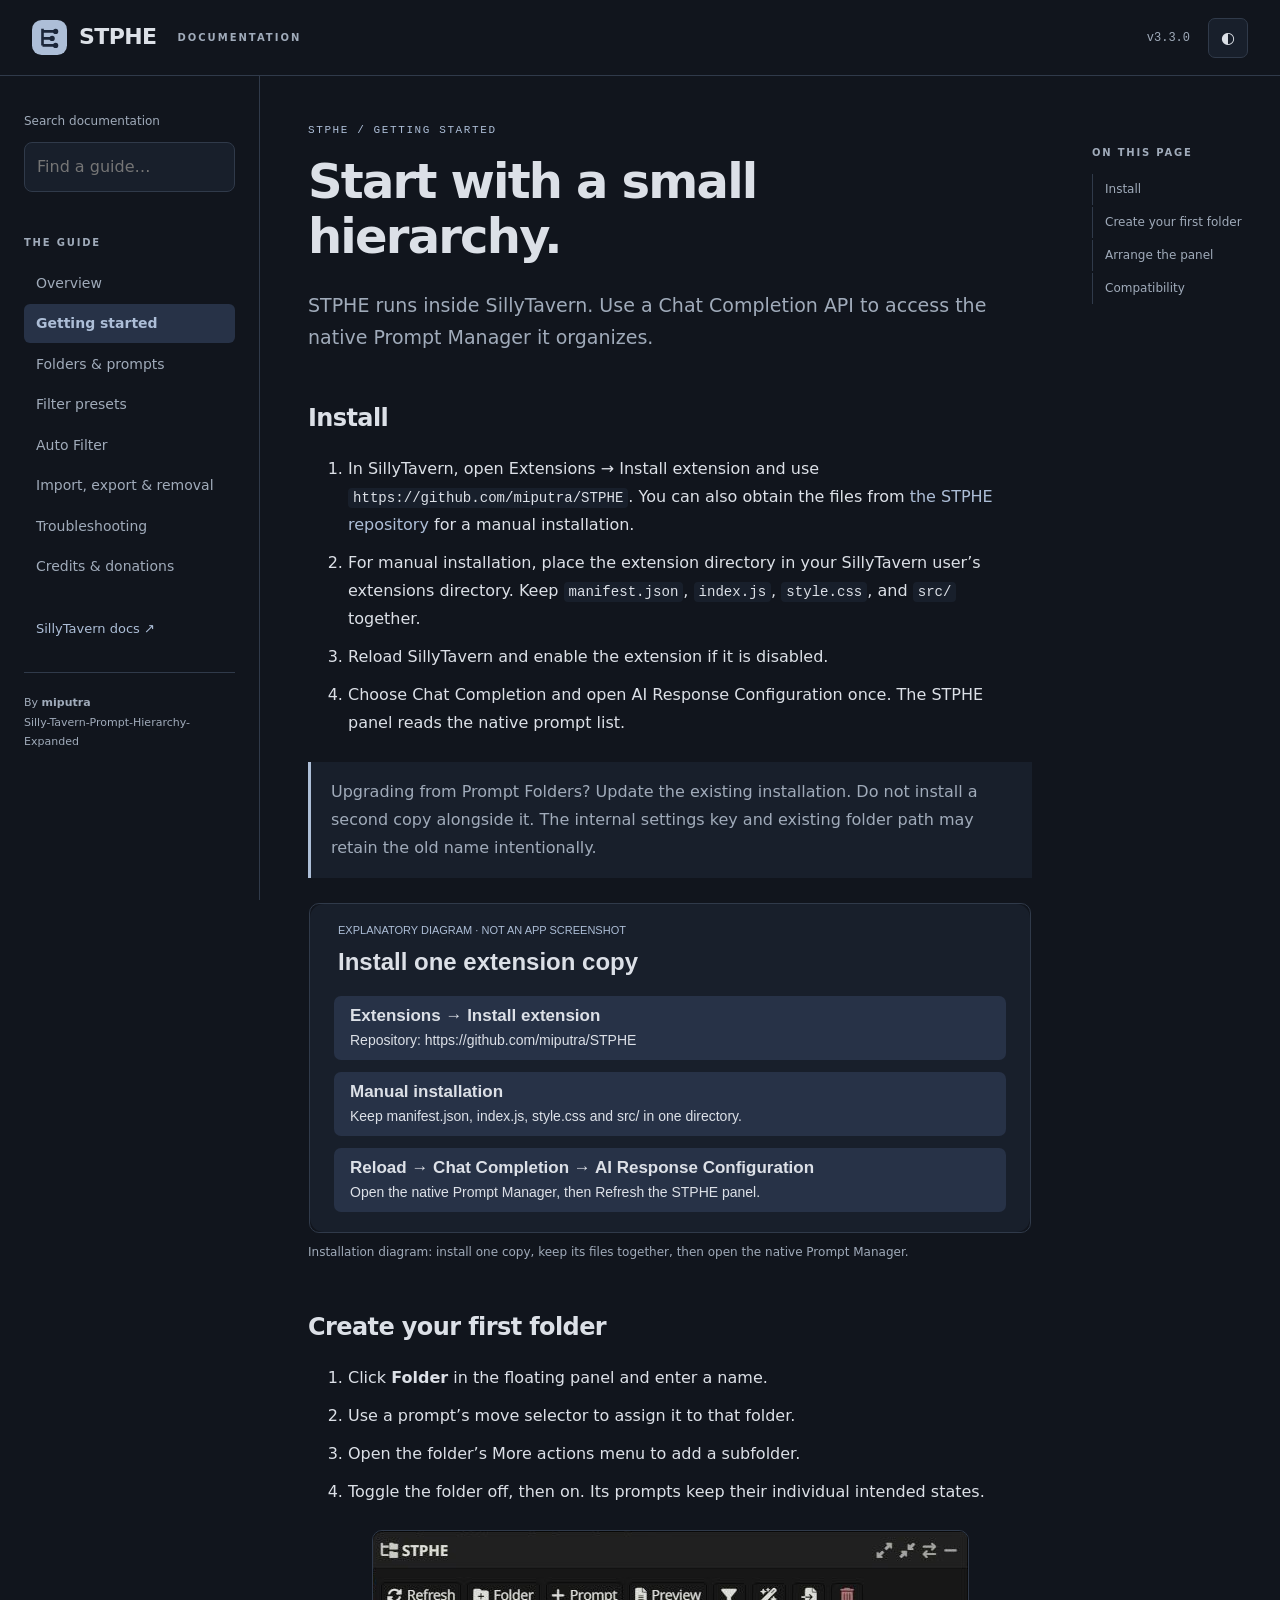
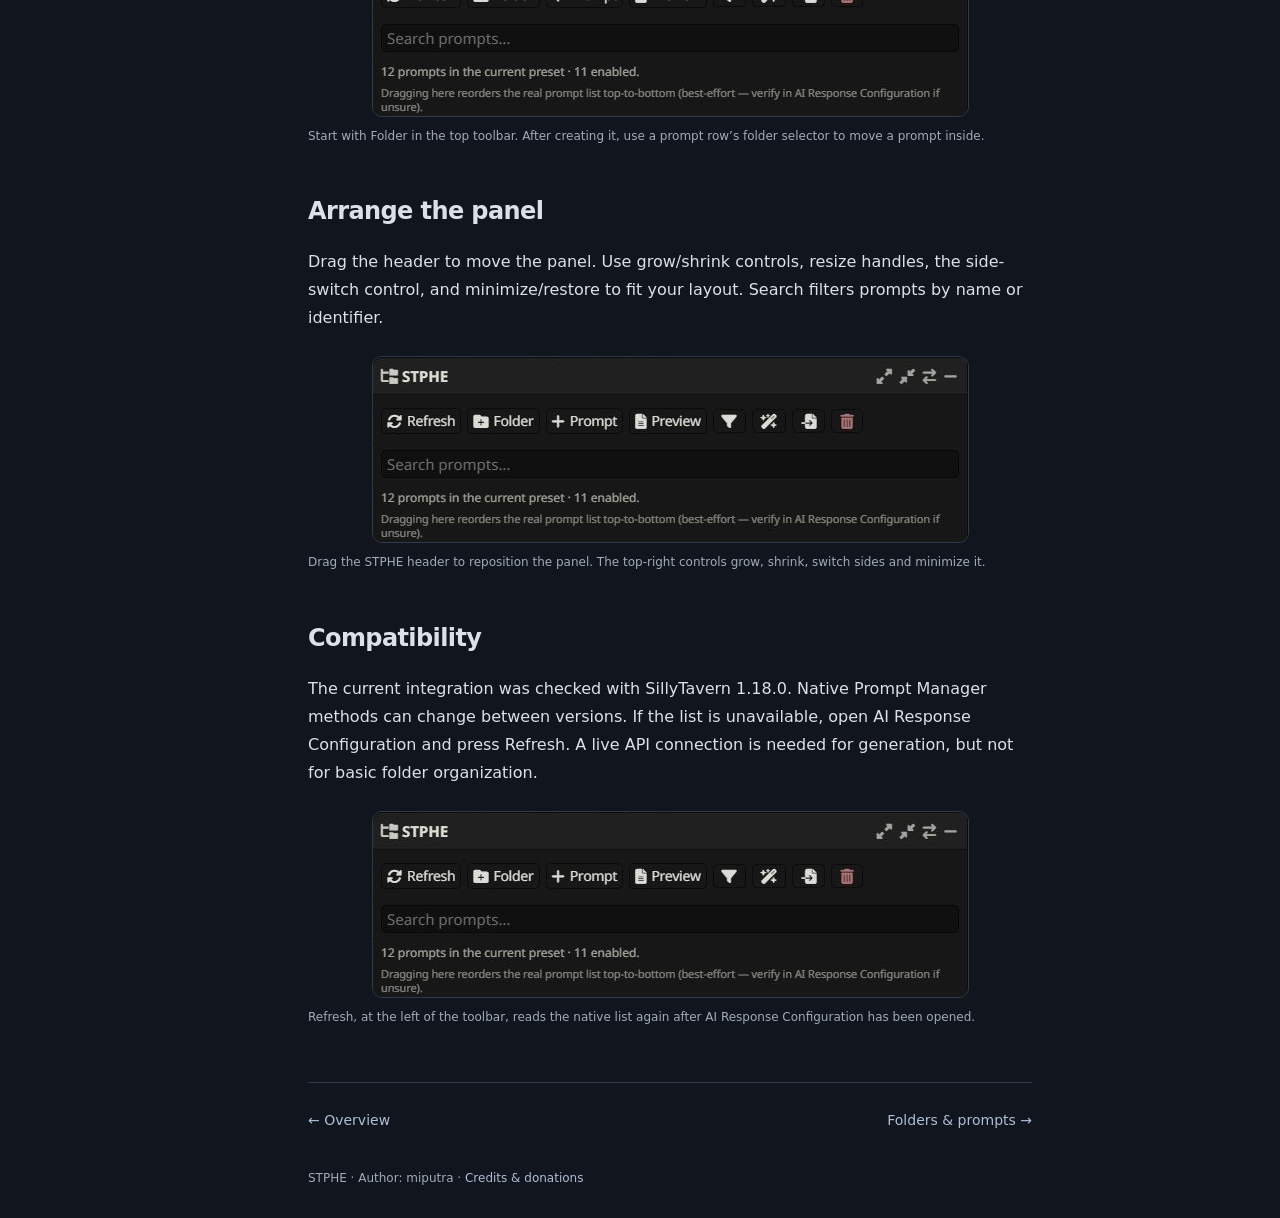
<file: docs/getting-started.html>
<!doctype html><html lang="en"><head><meta charset="utf-8"><meta name="viewport" content="width=device-width,initial-scale=1"><meta name="description" content="Start with a small hierarchy. — STPHE documentation by miputra."><title>Getting started · STPHE</title><link rel="icon" href="assets/icon.svg" type="image/svg+xml"><link rel="stylesheet" href="assets/site.css"><script src="assets/site.js" defer></script></head><body><a class="skip" href="#main">Skip to content</a><header><a class="brand" href="index.html"><img src="assets/icon.svg" alt="">STPHE <span>DOCUMENTATION</span></a><div class="header-right"><span class="version">v3.3.0</span><button id="theme" aria-label="Toggle color theme">◐</button><button id="menu" aria-label="Toggle navigation" aria-expanded="false">☰</button></div></header><div class="layout"><aside class="sidebar" id="navigation"><label for="search">Search documentation</label><input id="search" type="search" placeholder="Find a guide…" autocomplete="off"><div id="results" aria-live="polite"></div><p class="nav-label">THE GUIDE</p><nav aria-label="Documentation"><a href="index.html">Overview</a><a href="getting-started.html" aria-current="page">Getting started</a><a href="folders.html">Folders &amp; prompts</a><a href="presets.html">Filter presets</a><a href="auto-filter.html">Auto Filter</a><a href="backups.html">Import, export &amp; removal</a><a href="troubleshooting.html">Troubleshooting</a><a href="credits.html">Credits &amp; donations</a></nav><a class="upstream" href="https://docs.sillytavern.app/">SillyTavern docs ↗</a><div class="sidebar-foot">By <strong>miputra</strong><br>Silly-Tavern-Prompt-Hierarchy-Expanded</div></aside><main id="main"><div class="eyebrow">STPHE / Getting started</div><h1>Start with a small hierarchy.</h1><p class="lead">STPHE runs inside SillyTavern. Use a Chat Completion API to access the native Prompt Manager it organizes.</p><h2 id="install">Install</h2><ol><li>In SillyTavern, open Extensions → Install extension and use <code>https://github.com/miputra/STPHE</code>. You can also obtain the files from <a href="https://github.com/miputra/STPHE">the STPHE repository</a> for a manual installation.</li><li>For manual installation, place the extension directory in your SillyTavern user’s extensions directory. Keep <code>manifest.json</code>, <code>index.js</code>, <code>style.css</code>, and <code>src/</code> together.</li><li>Reload SillyTavern and enable the extension if it is disabled.</li><li>Choose Chat Completion and open AI Response Configuration once. The STPHE panel reads the native prompt list.</li></ol><div class="note">Upgrading from Prompt Folders? Update the existing installation. Do not install a second copy alongside it. The internal settings key and existing folder path may retain the old name intentionally.</div>
<figure><a href="assets/install-files.svg"><img src="assets/install-files.svg" alt="Installation diagram: install one copy, keep its files together, then open the native Prompt Manager." loading="lazy"></a><figcaption>Installation diagram: install one copy, keep its files together, then open the native Prompt Manager.</figcaption></figure>
<h2 id="first-folder">Create your first folder</h2><ol><li>Click <strong>Folder</strong> in the floating panel and enter a name.</li><li>Use a prompt’s move selector to assign it to that folder.</li><li>Open the folder’s More actions menu to add a subfolder.</li><li>Toggle the folder off, then on. Its prompts keep their individual intended states.</li></ol>
<figure><a href="assets/panel-toolbar.png"><img src="assets/panel-toolbar.png" alt="Start with Folder in the top toolbar. After creating it, use a prompt row’s folder selector to move a prompt inside." loading="lazy"></a><figcaption>Start with Folder in the top toolbar. After creating it, use a prompt row’s folder selector to move a prompt inside.</figcaption></figure>
<h2 id="layout">Arrange the panel</h2><p>Drag the header to move the panel. Use grow/shrink controls, resize handles, the side-switch control, and minimize/restore to fit your layout. Search filters prompts by name or identifier.</p>
<figure><a href="assets/panel-toolbar.png"><img src="assets/panel-toolbar.png" alt="Drag the STPHE header to reposition the panel. The top-right controls grow, shrink, switch sides and minimize it." loading="lazy"></a><figcaption>Drag the STPHE header to reposition the panel. The top-right controls grow, shrink, switch sides and minimize it.</figcaption></figure>
<h2 id="compatibility">Compatibility</h2><p>The current integration was checked with SillyTavern 1.18.0. Native Prompt Manager methods can change between versions. If the list is unavailable, open AI Response Configuration and press Refresh. A live API connection is needed for generation, but not for basic folder organization.</p>
<figure><a href="assets/panel-toolbar.png"><img src="assets/panel-toolbar.png" alt="Refresh, at the left of the toolbar, reads the native list again after AI Response Configuration has been opened." loading="lazy"></a><figcaption>Refresh, at the left of the toolbar, reads the native list again after AI Response Configuration has been opened.</figcaption></figure>
<div class="page-nav"><a href="index.html">← Overview</a><a href="folders.html">Folders & prompts →</a></div><footer>STPHE · Author: miputra · <a href="credits.html">Credits & donations</a></footer></main><aside class="toc"><p class="nav-label">ON THIS PAGE</p><nav aria-label="On this page"><a href="#install">Install</a><a href="#first-folder">Create your first folder</a><a href="#layout">Arrange the panel</a><a href="#compatibility">Compatibility</a></nav></aside></div></body></html>
</file>
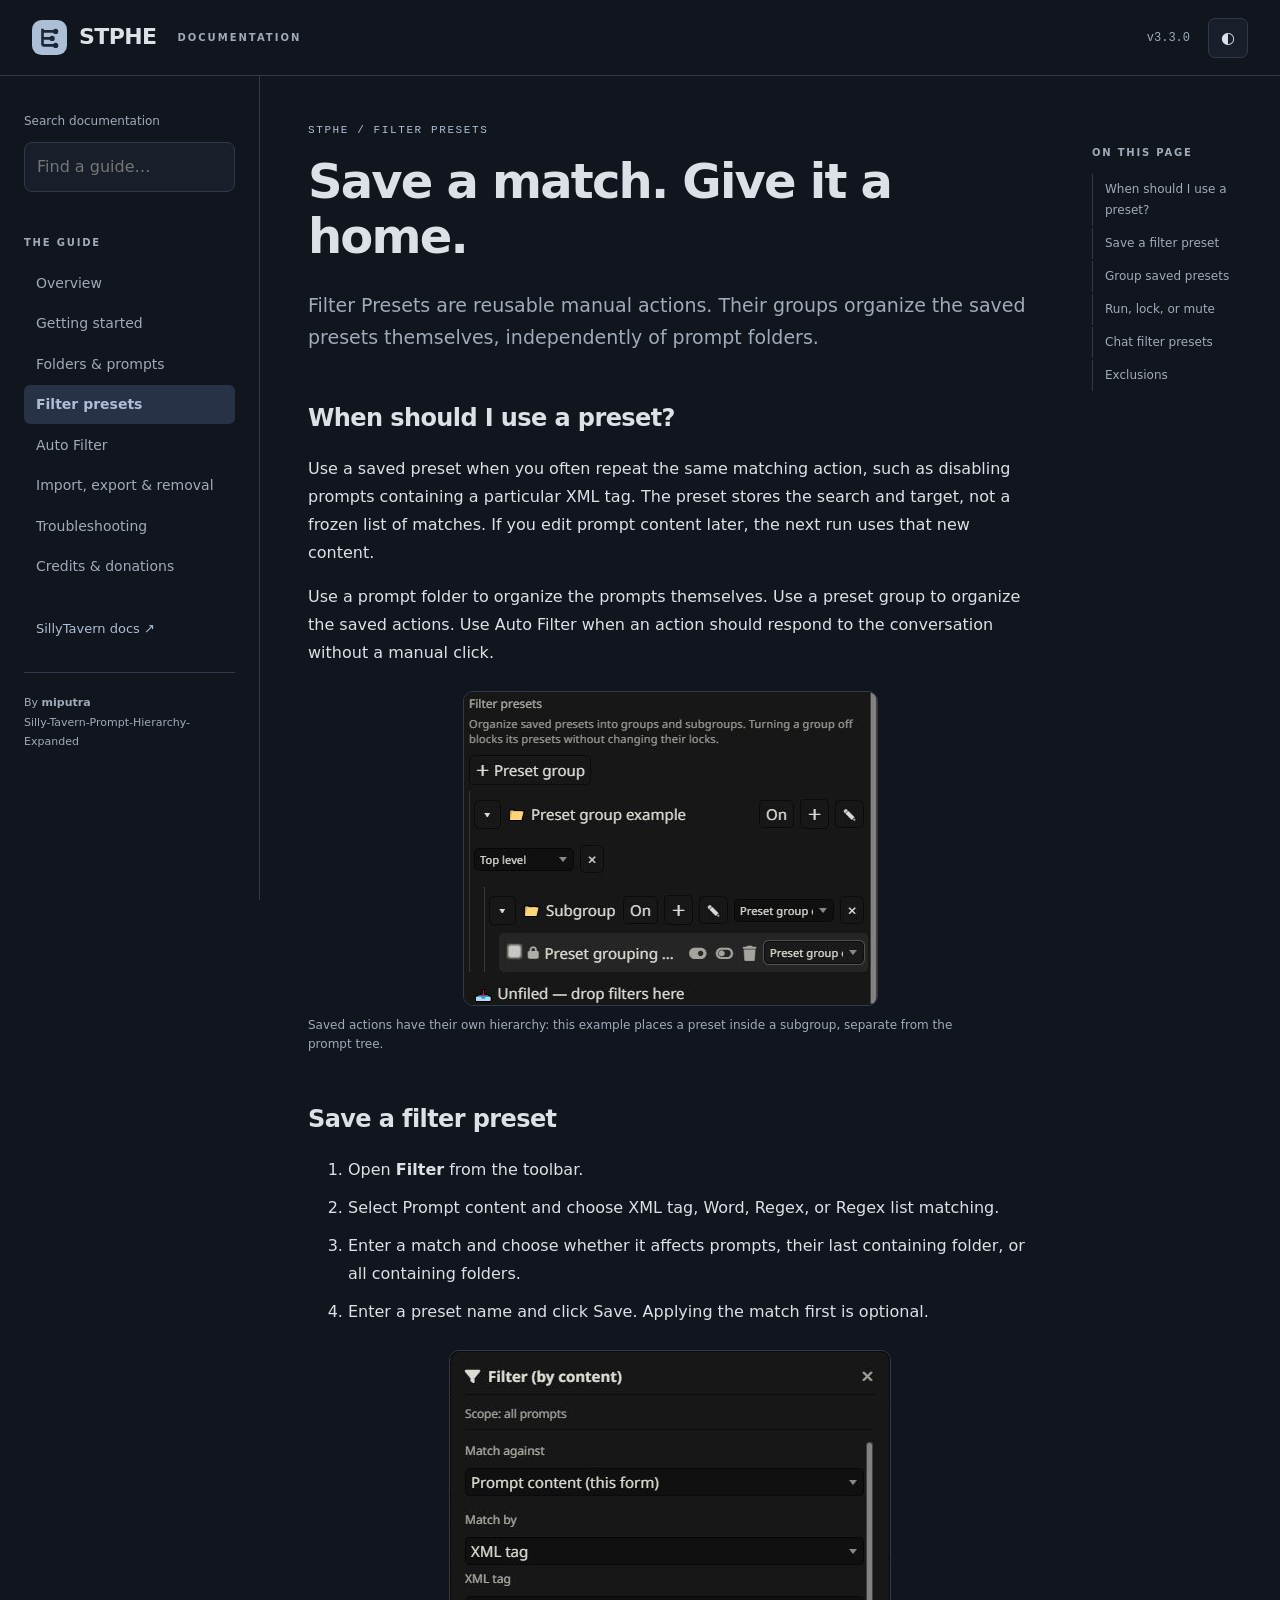
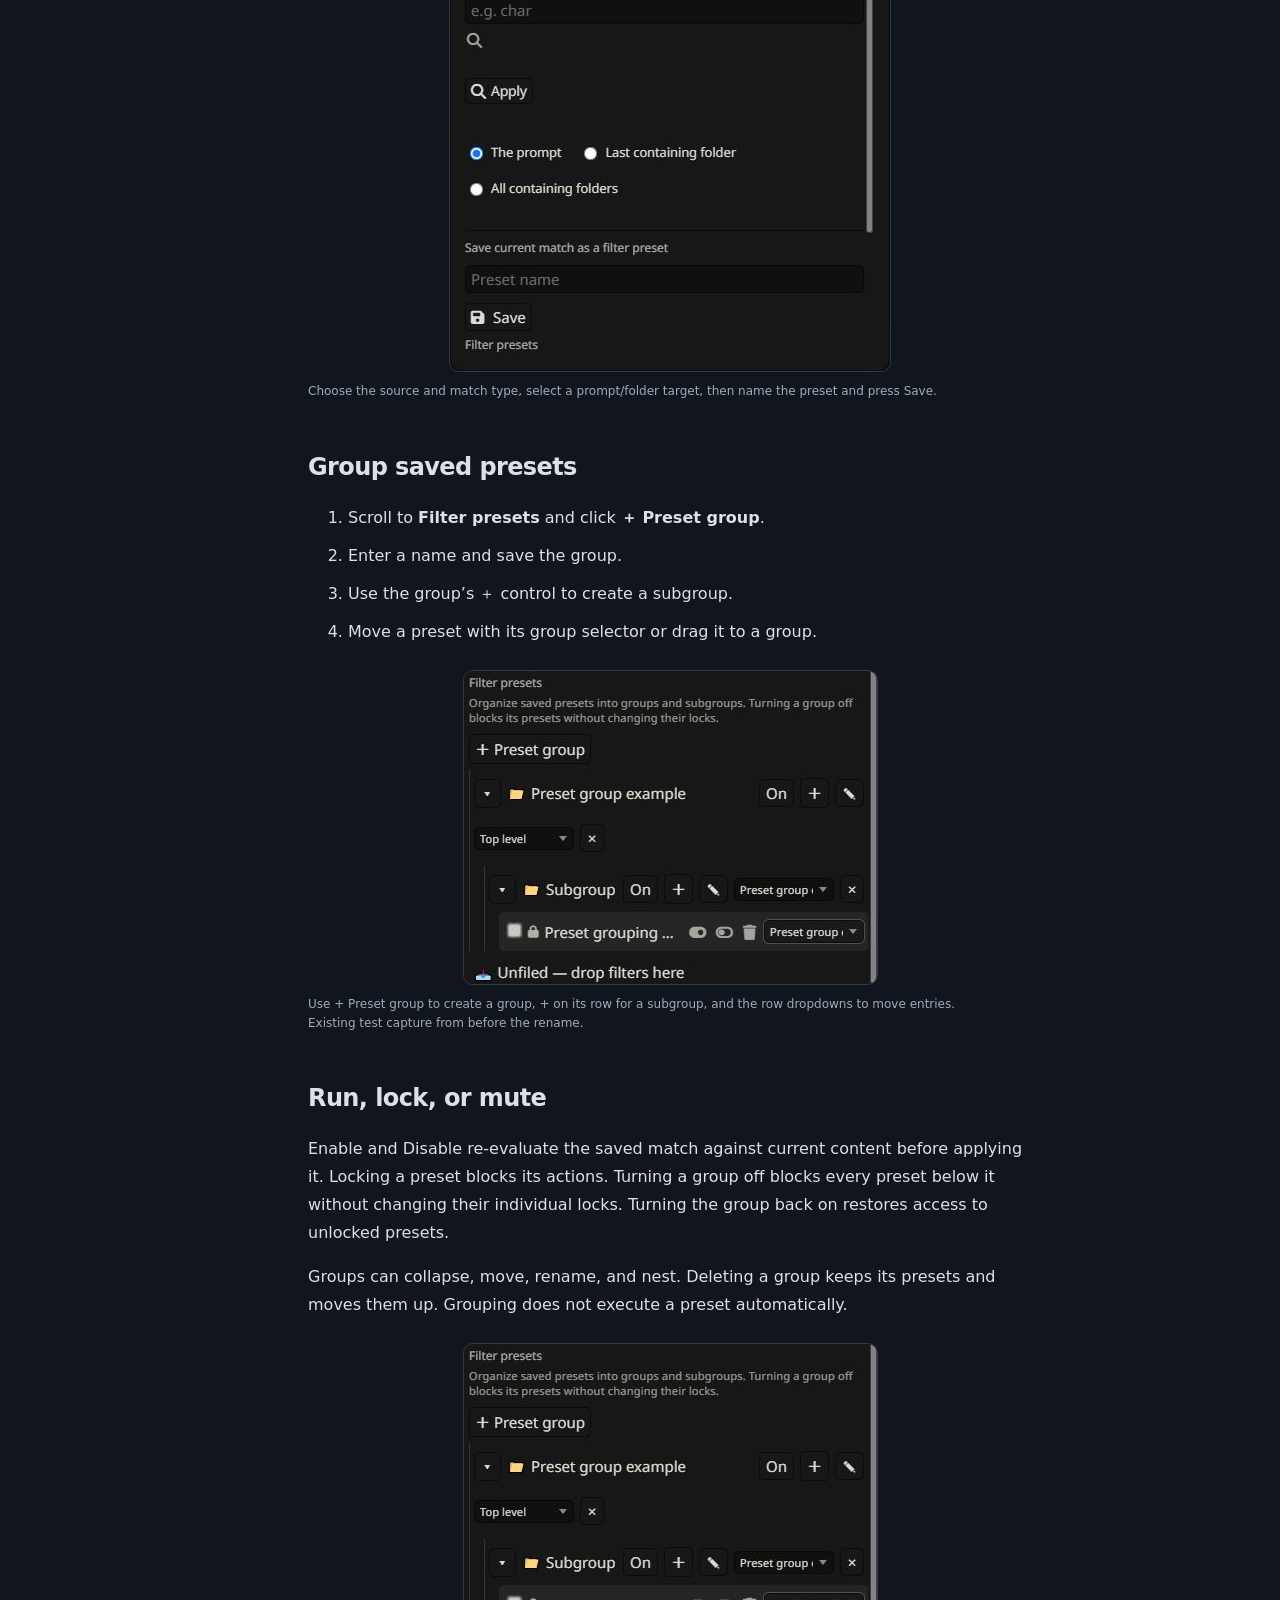
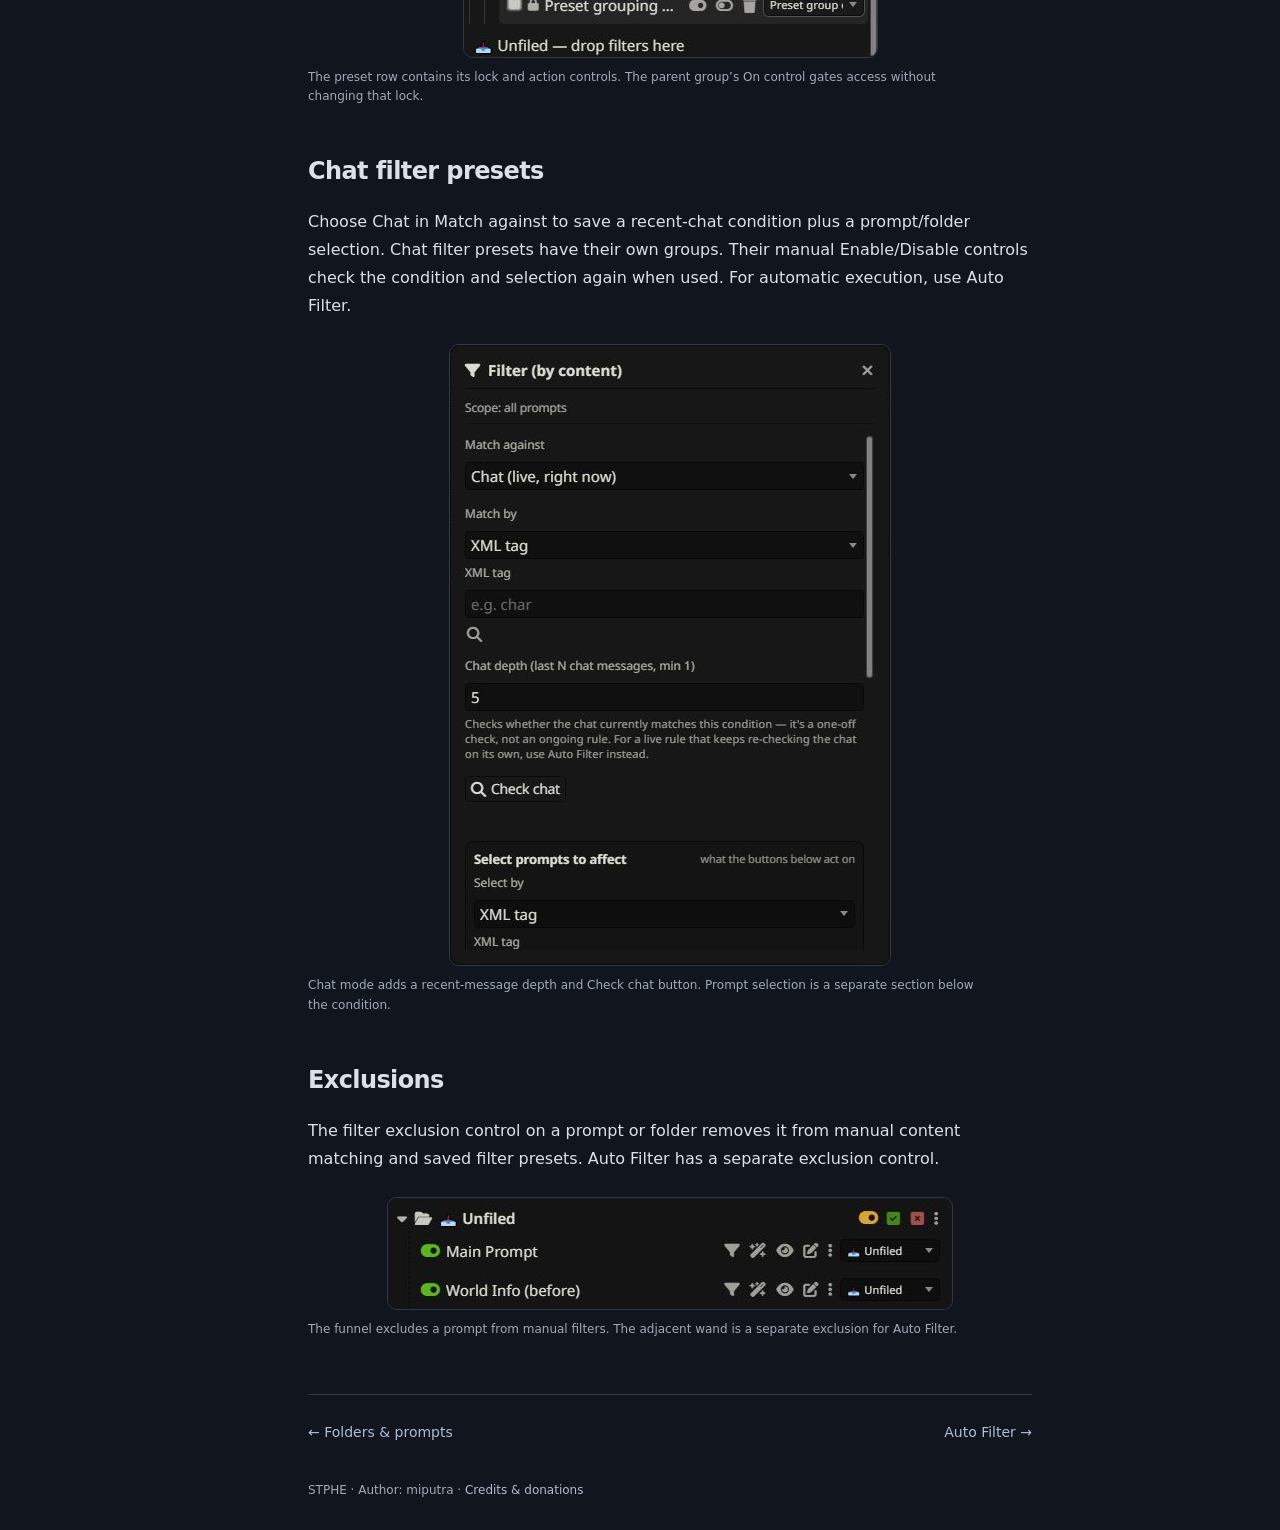
<file: docs/presets.html>
<!doctype html><html lang="en"><head><meta charset="utf-8"><meta name="viewport" content="width=device-width,initial-scale=1"><meta name="description" content="Save a match. Give it a home. — STPHE documentation by miputra."><title>Filter presets · STPHE</title><link rel="icon" href="assets/icon.svg" type="image/svg+xml"><link rel="stylesheet" href="assets/site.css"><script src="assets/site.js" defer></script></head><body><a class="skip" href="#main">Skip to content</a><header><a class="brand" href="index.html"><img src="assets/icon.svg" alt="">STPHE <span>DOCUMENTATION</span></a><div class="header-right"><span class="version">v3.3.0</span><button id="theme" aria-label="Toggle color theme">◐</button><button id="menu" aria-label="Toggle navigation" aria-expanded="false">☰</button></div></header><div class="layout"><aside class="sidebar" id="navigation"><label for="search">Search documentation</label><input id="search" type="search" placeholder="Find a guide…" autocomplete="off"><div id="results" aria-live="polite"></div><p class="nav-label">THE GUIDE</p><nav aria-label="Documentation"><a href="index.html">Overview</a><a href="getting-started.html">Getting started</a><a href="folders.html">Folders &amp; prompts</a><a href="presets.html" aria-current="page">Filter presets</a><a href="auto-filter.html">Auto Filter</a><a href="backups.html">Import, export &amp; removal</a><a href="troubleshooting.html">Troubleshooting</a><a href="credits.html">Credits &amp; donations</a></nav><a class="upstream" href="https://docs.sillytavern.app/">SillyTavern docs ↗</a><div class="sidebar-foot">By <strong>miputra</strong><br>Silly-Tavern-Prompt-Hierarchy-Expanded</div></aside><main id="main"><div class="eyebrow">STPHE / Filter presets</div><h1>Save a match. Give it a home.</h1><p class="lead">Filter Presets are reusable manual actions. Their groups organize the saved presets themselves, independently of prompt folders.</p><h2 id="when-to-use">When should I use a preset?</h2><p>Use a saved preset when you often repeat the same matching action, such as disabling prompts containing a particular XML tag. The preset stores the search and target, not a frozen list of matches. If you edit prompt content later, the next run uses that new content.</p><p>Use a prompt folder to organize the prompts themselves. Use a preset group to organize the saved actions. Use Auto Filter when an action should respond to the conversation without a manual click.</p>
<figure><a href="assets/preset-hierarchy.png"><img src="assets/preset-hierarchy.png" alt="Saved actions have their own hierarchy: this example places a preset inside a subgroup, separate from the prompt tree." loading="lazy"></a><figcaption>Saved actions have their own hierarchy: this example places a preset inside a subgroup, separate from the prompt tree.</figcaption></figure>
<h2 id="save">Save a filter preset</h2><ol><li>Open <strong>Filter</strong> from the toolbar.</li><li>Select Prompt content and choose XML tag, Word, Regex, or Regex list matching.</li><li>Enter a match and choose whether it affects prompts, their last containing folder, or all containing folders.</li><li>Enter a preset name and click Save. Applying the match first is optional.</li></ol>
<figure><a href="assets/filter-match.png"><img src="assets/filter-match.png" alt="Choose the source and match type, select a prompt/folder target, then name the preset and press Save." loading="lazy"></a><figcaption>Choose the source and match type, select a prompt/folder target, then name the preset and press Save.</figcaption></figure>
<h2 id="group">Group saved presets</h2><ol><li>Scroll to <strong>Filter presets</strong> and click <strong>＋ Preset group</strong>.</li><li>Enter a name and save the group.</li><li>Use the group’s ＋ control to create a subgroup.</li><li>Move a preset with its group selector or drag it to a group.</li></ol>
<figure><a href="assets/preset-hierarchy.png"><img src="assets/preset-hierarchy.png" alt="Use + Preset group to create a group, + on its row for a subgroup, and the row dropdowns to move entries. Existing test capture from before the rename." loading="lazy"></a><figcaption>Use + Preset group to create a group, + on its row for a subgroup, and the row dropdowns to move entries. Existing test capture from before the rename.</figcaption></figure>
<h2 id="run">Run, lock, or mute</h2><p>Enable and Disable re-evaluate the saved match against current content before applying it. Locking a preset blocks its actions. Turning a group off blocks every preset below it without changing their individual locks. Turning the group back on restores access to unlocked presets.</p><p>Groups can collapse, move, rename, and nest. Deleting a group keeps its presets and moves them up. Grouping does not execute a preset automatically.</p>
<figure><a href="assets/preset-hierarchy.png"><img src="assets/preset-hierarchy.png" alt="The preset row contains its lock and action controls. The parent group’s On control gates access without changing that lock." loading="lazy"></a><figcaption>The preset row contains its lock and action controls. The parent group’s On control gates access without changing that lock.</figcaption></figure>
<h2 id="chat">Chat filter presets</h2><p>Choose Chat in Match against to save a recent-chat condition plus a prompt/folder selection. Chat filter presets have their own groups. Their manual Enable/Disable controls check the condition and selection again when used. For automatic execution, use Auto Filter.</p>
<figure><a href="assets/chat-filter.png"><img src="assets/chat-filter.png" alt="Chat mode adds a recent-message depth and Check chat button. Prompt selection is a separate section below the condition." loading="lazy"></a><figcaption>Chat mode adds a recent-message depth and Check chat button. Prompt selection is a separate section below the condition.</figcaption></figure>
<h2 id="exclude">Exclusions</h2><p>The filter exclusion control on a prompt or folder removes it from manual content matching and saved filter presets. Auto Filter has a separate exclusion control.</p>
<figure><a href="assets/prompt-controls.png"><img src="assets/prompt-controls.png" alt="The funnel excludes a prompt from manual filters. The adjacent wand is a separate exclusion for Auto Filter." loading="lazy"></a><figcaption>The funnel excludes a prompt from manual filters. The adjacent wand is a separate exclusion for Auto Filter.</figcaption></figure>
<div class="page-nav"><a href="folders.html">← Folders & prompts</a><a href="auto-filter.html">Auto Filter →</a></div><footer>STPHE · Author: miputra · <a href="credits.html">Credits & donations</a></footer></main><aside class="toc"><p class="nav-label">ON THIS PAGE</p><nav aria-label="On this page"><a href="#when-to-use">When should I use a preset?</a><a href="#save">Save a filter preset</a><a href="#group">Group saved presets</a><a href="#run">Run, lock, or mute</a><a href="#chat">Chat filter presets</a><a href="#exclude">Exclusions</a></nav></aside></div></body></html>
</file>
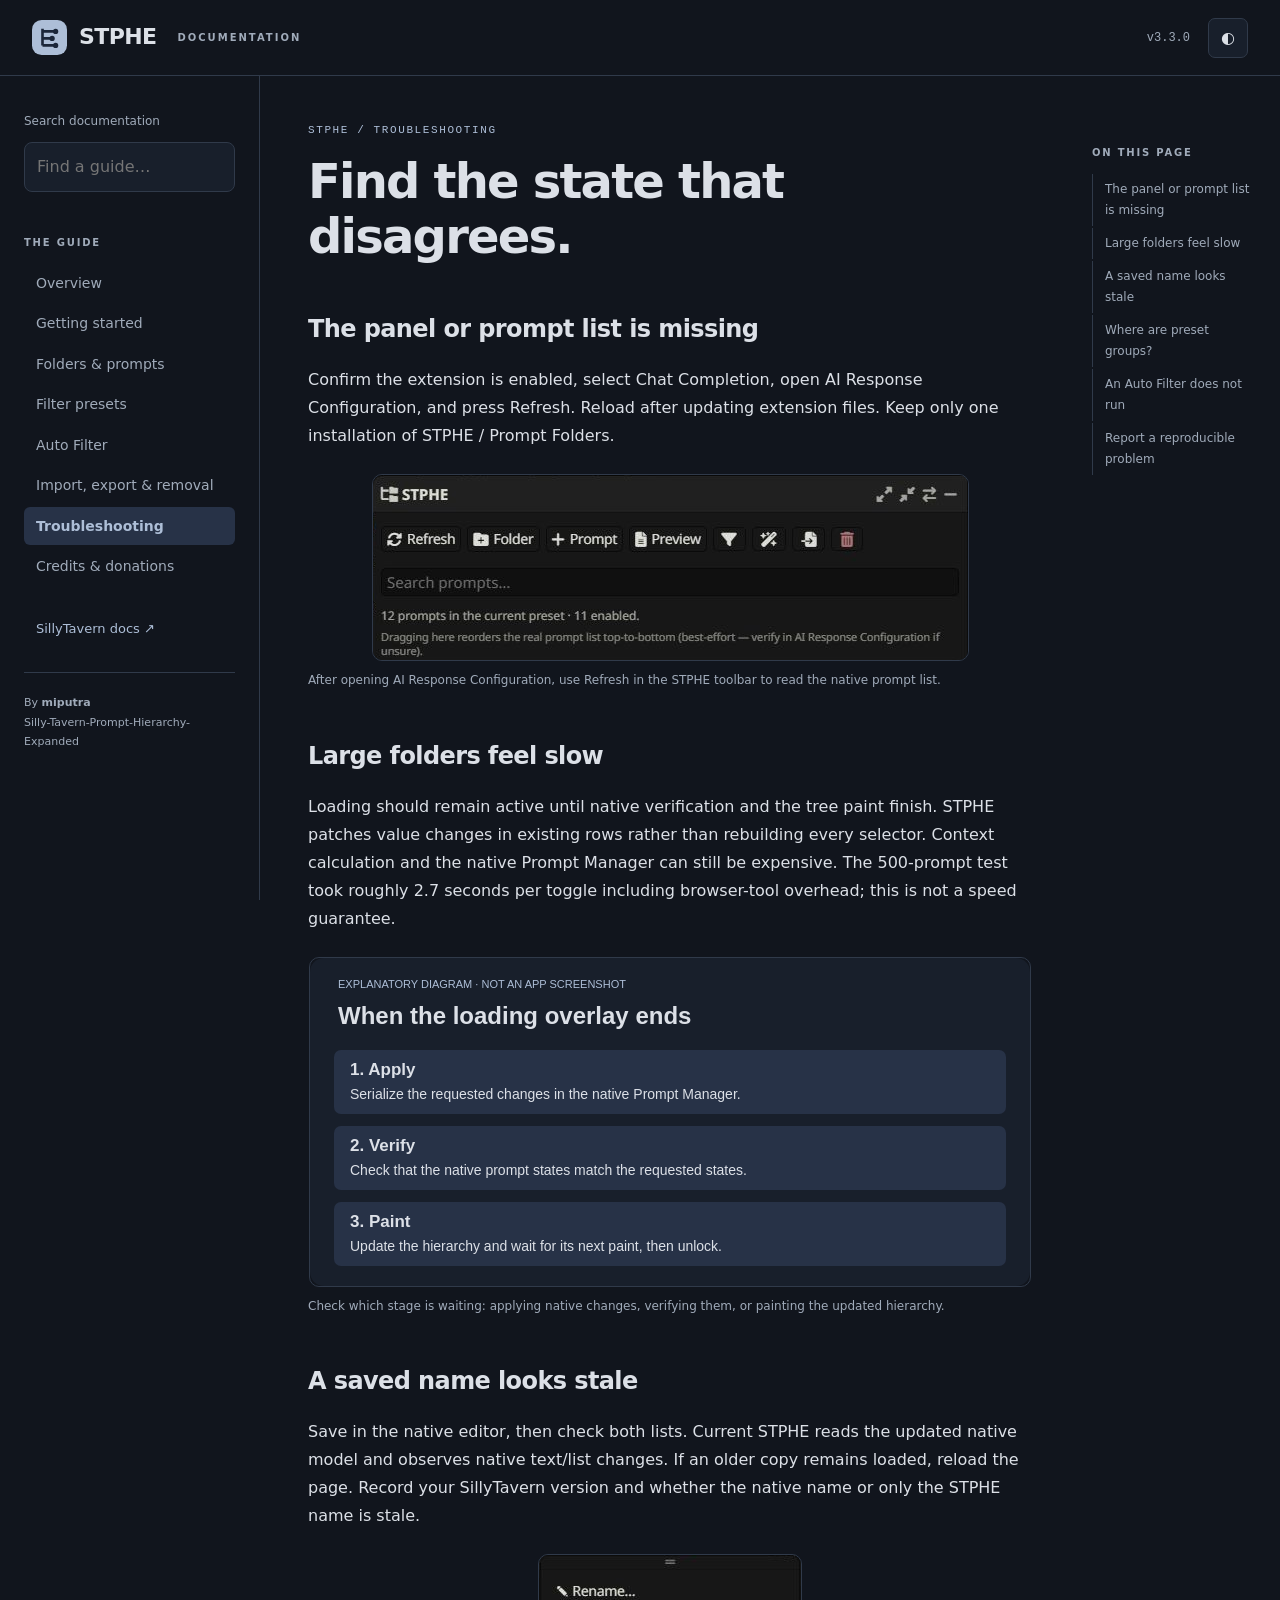
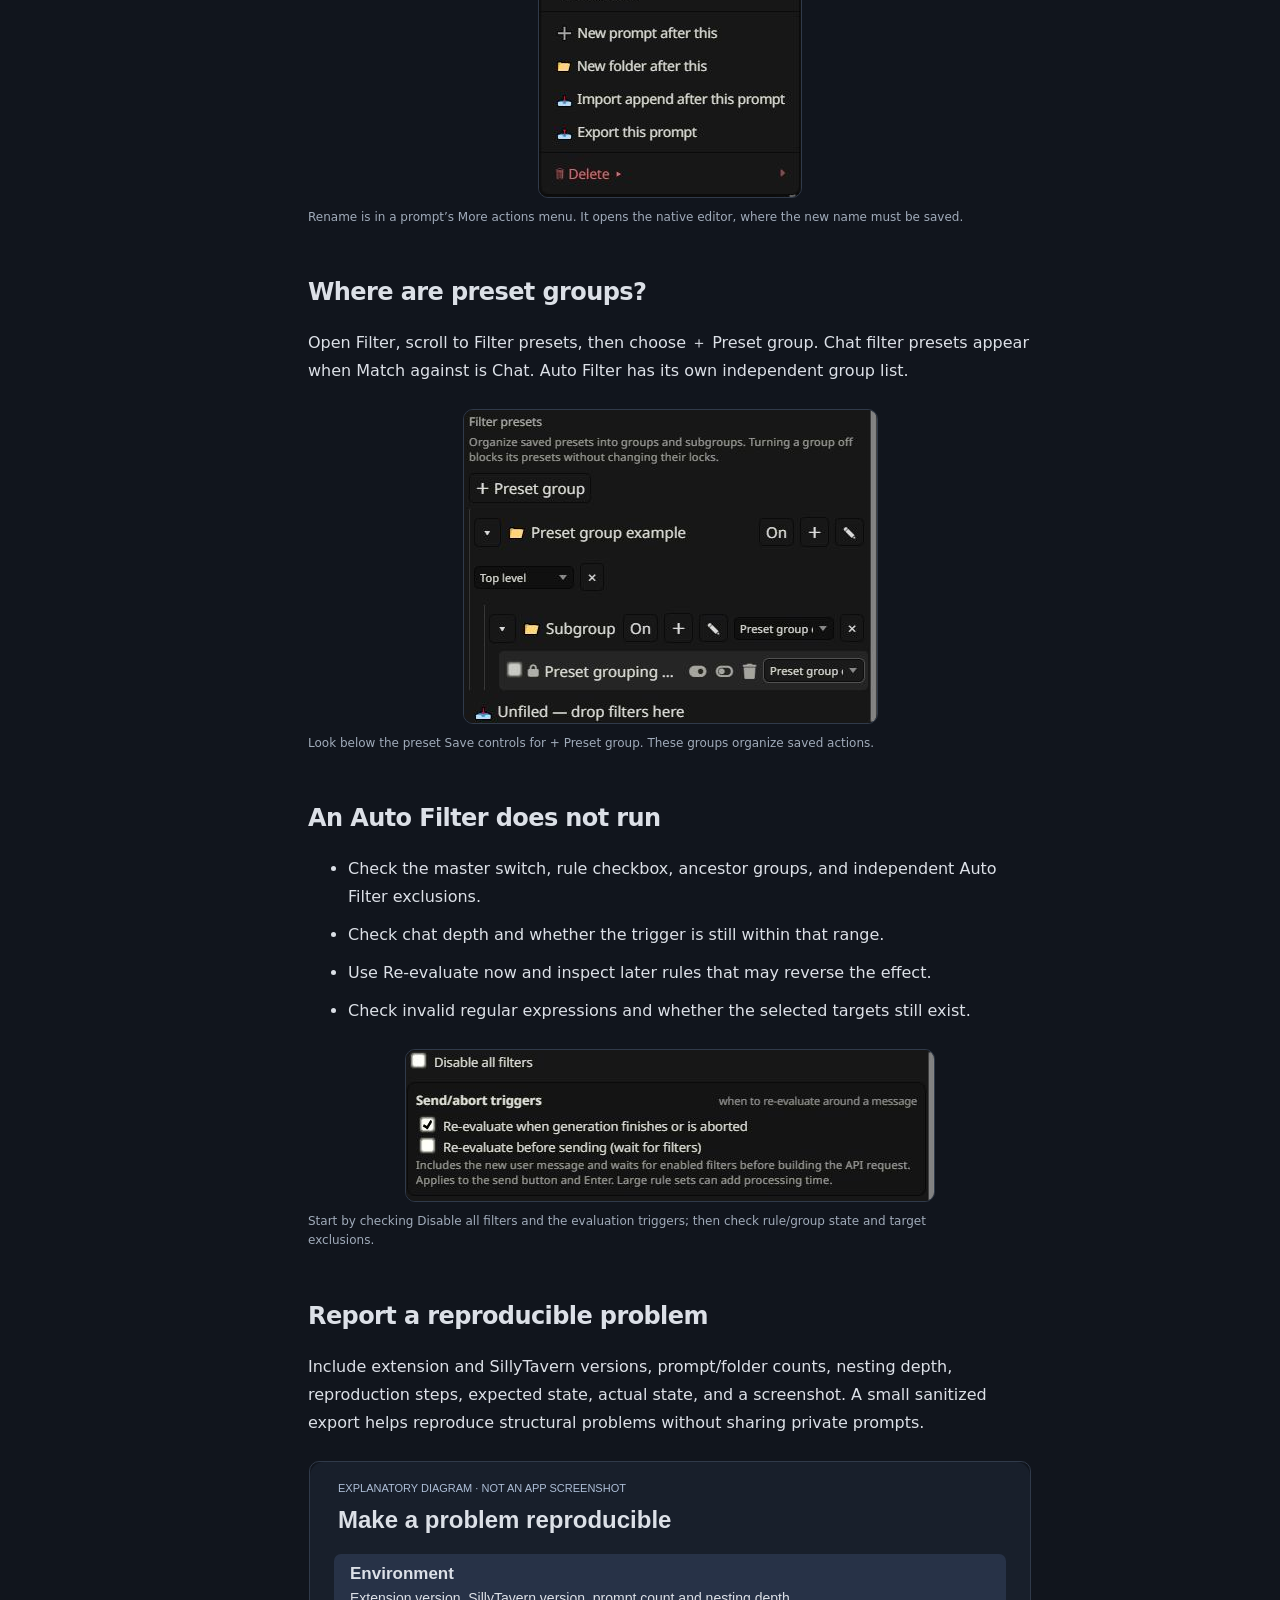
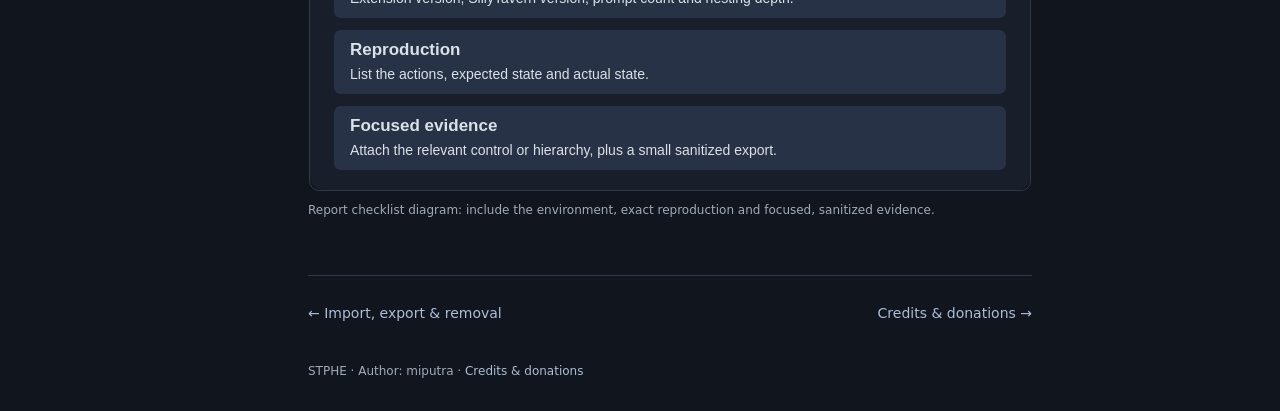
<file: docs/troubleshooting.html>
<!doctype html><html lang="en"><head><meta charset="utf-8"><meta name="viewport" content="width=device-width,initial-scale=1"><meta name="description" content="Find the state that disagrees. — STPHE documentation by miputra."><title>Troubleshooting · STPHE</title><link rel="icon" href="assets/icon.svg" type="image/svg+xml"><link rel="stylesheet" href="assets/site.css"><script src="assets/site.js" defer></script></head><body><a class="skip" href="#main">Skip to content</a><header><a class="brand" href="index.html"><img src="assets/icon.svg" alt="">STPHE <span>DOCUMENTATION</span></a><div class="header-right"><span class="version">v3.3.0</span><button id="theme" aria-label="Toggle color theme">◐</button><button id="menu" aria-label="Toggle navigation" aria-expanded="false">☰</button></div></header><div class="layout"><aside class="sidebar" id="navigation"><label for="search">Search documentation</label><input id="search" type="search" placeholder="Find a guide…" autocomplete="off"><div id="results" aria-live="polite"></div><p class="nav-label">THE GUIDE</p><nav aria-label="Documentation"><a href="index.html">Overview</a><a href="getting-started.html">Getting started</a><a href="folders.html">Folders &amp; prompts</a><a href="presets.html">Filter presets</a><a href="auto-filter.html">Auto Filter</a><a href="backups.html">Import, export &amp; removal</a><a href="troubleshooting.html" aria-current="page">Troubleshooting</a><a href="credits.html">Credits &amp; donations</a></nav><a class="upstream" href="https://docs.sillytavern.app/">SillyTavern docs ↗</a><div class="sidebar-foot">By <strong>miputra</strong><br>Silly-Tavern-Prompt-Hierarchy-Expanded</div></aside><main id="main"><div class="eyebrow">STPHE / Troubleshooting</div><h1>Find the state that disagrees.</h1><h2 id="missing">The panel or prompt list is missing</h2><p>Confirm the extension is enabled, select Chat Completion, open AI Response Configuration, and press Refresh. Reload after updating extension files. Keep only one installation of STPHE / Prompt Folders.</p>
<figure><a href="assets/panel-toolbar.png"><img src="assets/panel-toolbar.png" alt="After opening AI Response Configuration, use Refresh in the STPHE toolbar to read the native prompt list." loading="lazy"></a><figcaption>After opening AI Response Configuration, use Refresh in the STPHE toolbar to read the native prompt list.</figcaption></figure>
<h2 id="slow">Large folders feel slow</h2><p>Loading should remain active until native verification and the tree paint finish. STPHE patches value changes in existing rows rather than rebuilding every selector. Context calculation and the native Prompt Manager can still be expensive. The 500-prompt test took roughly 2.7 seconds per toggle including browser-tool overhead; this is not a speed guarantee.</p>
<figure><a href="assets/loading-flow.svg"><img src="assets/loading-flow.svg" alt="Check which stage is waiting: applying native changes, verifying them, or painting the updated hierarchy." loading="lazy"></a><figcaption>Check which stage is waiting: applying native changes, verifying them, or painting the updated hierarchy.</figcaption></figure>
<h2 id="names">A saved name looks stale</h2><p>Save in the native editor, then check both lists. Current STPHE reads the updated native model and observes native text/list changes. If an older copy remains loaded, reload the page. Record your SillyTavern version and whether the native name or only the STPHE name is stale.</p>
<figure><a href="assets/prompt-menu.png"><img src="assets/prompt-menu.png" alt="Rename is in a prompt’s More actions menu. It opens the native editor, where the new name must be saved." loading="lazy"></a><figcaption>Rename is in a prompt’s More actions menu. It opens the native editor, where the new name must be saved.</figcaption></figure>
<h2 id="groups">Where are preset groups?</h2><p>Open Filter, scroll to Filter presets, then choose ＋ Preset group. Chat filter presets appear when Match against is Chat. Auto Filter has its own independent group list.</p>
<figure><a href="assets/preset-hierarchy.png"><img src="assets/preset-hierarchy.png" alt="Look below the preset Save controls for + Preset group. These groups organize saved actions." loading="lazy"></a><figcaption>Look below the preset Save controls for + Preset group. These groups organize saved actions.</figcaption></figure>
<h2 id="rules">An Auto Filter does not run</h2><ul><li>Check the master switch, rule checkbox, ancestor groups, and independent Auto Filter exclusions.</li><li>Check chat depth and whether the trigger is still within that range.</li><li>Use Re-evaluate now and inspect later rules that may reverse the effect.</li><li>Check invalid regular expressions and whether the selected targets still exist.</li></ul>
<figure><a href="assets/auto-timing.png"><img src="assets/auto-timing.png" alt="Start by checking Disable all filters and the evaluation triggers; then check rule/group state and target exclusions." loading="lazy"></a><figcaption>Start by checking Disable all filters and the evaluation triggers; then check rule/group state and target exclusions.</figcaption></figure>
<h2 id="report">Report a reproducible problem</h2><p>Include extension and SillyTavern versions, prompt/folder counts, nesting depth, reproduction steps, expected state, actual state, and a screenshot. A small sanitized export helps reproduce structural problems without sharing private prompts.</p>
<figure><a href="assets/report-problem.svg"><img src="assets/report-problem.svg" alt="Report checklist diagram: include the environment, exact reproduction and focused, sanitized evidence." loading="lazy"></a><figcaption>Report checklist diagram: include the environment, exact reproduction and focused, sanitized evidence.</figcaption></figure>
<div class="page-nav"><a href="backups.html">← Import, export & removal</a><a href="credits.html">Credits &amp; donations →</a></div><footer>STPHE · Author: miputra · <a href="credits.html">Credits & donations</a></footer></main><aside class="toc"><p class="nav-label">ON THIS PAGE</p><nav aria-label="On this page"><a href="#missing">The panel or prompt list is missing</a><a href="#slow">Large folders feel slow</a><a href="#names">A saved name looks stale</a><a href="#groups">Where are preset groups?</a><a href="#rules">An Auto Filter does not run</a><a href="#report">Report a reproducible problem</a></nav></aside></div></body></html>
</file>
<file: docs/assets/site.css>
*{box-sizing:border-box} :root{color-scheme:dark;--bg:#11151d;--panel:#181f2b;--text:#dce0e7;--muted:#a0abba;--line:#303a4a;--accent:#adbed7;--soft:#273247} :root.light{color-scheme:light;--bg:#f3f4f6;--panel:#e9ecf1;--text:#253044;--muted:#526078;--line:#cbd2de;--accent:#425c85;--soft:#dce3ee} body{margin:0;background:var(--bg);color:var(--text);font:16px/1.75 system-ui,-apple-system,Segoe UI,sans-serif}a{color:var(--accent);text-decoration:none}a:hover{text-decoration:underline}button,input{font:inherit}button{cursor:pointer;background:var(--panel);color:var(--text);border:1px solid var(--line);border-radius:7px;padding:5px 12px}button:hover{border-color:var(--accent)}:focus-visible{outline:2px solid var(--accent);outline-offset:4px}header{height:76px;position:sticky;top:0;z-index:10;background:var(--bg);border-bottom:1px solid var(--line);display:flex;align-items:center;justify-content:space-between;padding:0 32px}.brand{display:flex;align-items:center;gap:12px;color:var(--text);font-size:22px;font-weight:750;letter-spacing:-.6px}.brand img{width:35px}.brand span{font-size:10px;letter-spacing:2px;color:var(--muted);margin-left:9px}.header-right{display:flex;align-items:center;gap:18px}.version{font:12px monospace;color:var(--muted)}#menu{display:none}.layout{display:grid;grid-template-columns:260px minmax(0,820px) 200px;max-width:1440px;margin:auto}.sidebar{position:sticky;top:76px;height:calc(100vh - 76px);overflow:auto;padding:30px 24px;border-right:1px solid var(--line)}.sidebar label{font-size:12px;color:var(--muted)}input{width:100%;margin:8px 0 18px;padding:10px 12px;background:var(--panel);border:1px solid var(--line);border-radius:8px;color:var(--text)}.nav-label{font-size:10px;letter-spacing:1.8px;font-weight:700;color:var(--muted);margin:24px 0 12px}nav a{display:block;color:var(--muted);font-size:14px;padding:7px 12px;border-radius:6px;margin:2px 0}nav a:hover{color:var(--text);background:var(--panel);text-decoration:none}nav a[aria-current]{background:var(--soft);color:var(--accent);font-weight:650}.upstream{display:block;font-size:13px;margin:32px 12px}.sidebar-foot{border-top:1px solid var(--line);padding-top:20px;font-size:11px;color:var(--muted);overflow-wrap:anywhere}main{min-width:0;padding:48px 48px 28px}.eyebrow{color:var(--accent);font:11px monospace;letter-spacing:1.6px;text-transform:uppercase;margin-bottom:18px}h1{font-size:clamp(32px,4vw,48px);letter-spacing:-1.8px;line-height:1.15;margin:0 0 26px;max-width:670px}h2{font-size:24px;letter-spacing:-.6px;margin:44px 0 16px;scroll-margin-top:100px}h3{margin-top:0}p{margin:16px 0}.lead{font-size:19px;color:var(--muted);line-height:1.65}.hero-actions{display:flex;align-items:center;gap:25px;margin:28px 0 36px}.primary{background:var(--accent);color:var(--bg);padding:10px 18px;border-radius:7px;font-weight:650}.cards{display:grid;grid-template-columns:repeat(3,1fr);gap:12px}.cards a{border:1px solid var(--line);border-radius:10px;padding:18px;background:var(--panel);color:var(--text)}.cards b{font:11px monospace;color:var(--accent)}.cards h2{font-size:18px;line-height:1.4;margin:16px 0 8px}.cards p{font-size:13px;color:var(--muted);line-height:1.6;margin:0}.toc{position:sticky;top:100px;height:fit-content;padding:20px 12px}.toc nav a{font-size:12px;border-left:1px solid var(--line);border-radius:0;padding:5px 12px}figure{margin:24px 0}figure img{display:block;width:100%;border:1px solid var(--line);border-radius:10px}figcaption{font-size:12px;color:var(--muted);margin-top:10px}table{width:100%;border-collapse:collapse;font-size:14px}td,th{padding:13px 14px;border:1px solid var(--line);text-align:left;vertical-align:top}th{background:var(--panel)}code{font-size:.88em;overflow-wrap:anywhere;background:var(--panel);padding:2px 5px;border-radius:4px}pre{white-space:pre-wrap;background:var(--panel);padding:18px;border:1px solid var(--line);border-radius:8px}.note{border-left:3px solid var(--accent);background:var(--panel);padding:16px 20px;margin:25px 0;color:var(--muted)}li{margin:10px 0}.donation{border:1px solid var(--line);border-radius:10px;padding:22px;margin:18px 0}.donation code{display:block;word-break:break-all;margin-bottom:18px}.page-nav{display:flex;justify-content:space-between;border-top:1px solid var(--line);padding-top:25px;margin-top:55px;font-size:14px;gap:20px}footer{color:var(--muted);font-size:12px;margin-top:36px}#results a{display:block;font-size:13px;padding:8px;background:var(--panel);border-bottom:1px solid var(--line)}#results p{font-size:12px}.skip{position:absolute;top:-100px}.skip:focus{top:12px;z-index:20;background:var(--bg);padding:8px}@media(max-width:1150px){.layout{grid-template-columns:240px minmax(0,1fr)}.toc{display:none}main{padding:40px 32px}.cards{grid-template-columns:1fr}.cards a{padding:20px}.cards h2{margin-top:10px}}@media(max-width:700px){header{padding:0 18px;height:65px}.brand span{display:none}#menu{display:block}.layout{display:block}.sidebar{display:none;position:fixed;top:65px;left:0;bottom:0;height:auto;width:285px;background:var(--bg);z-index:9;box-shadow:15px 0 50px #0005}.sidebar.open{display:block}main{padding:32px 22px}h1{font-size:36px}.hero-actions{gap:16px;font-size:14px}.version{display:none}table{font-size:12px}td,th{padding:8px}body{font-size:15px}}
/* Keep focused captures readable without enlarging small controls. */
figure img{width:auto;max-width:100%;height:auto;margin-inline:auto}figure a{display:block;width:fit-content;max-width:100%;margin-inline:auto}figcaption{max-width:680px;line-height:1.6}.support{border:1px solid var(--line);border-radius:10px;padding:16px 20px;margin:24px 0}

.cards .card-preview{display:block;width:100%;height:150px;object-fit:contain;margin-bottom:16px;border-radius:5px;background:#181818}
</file>
